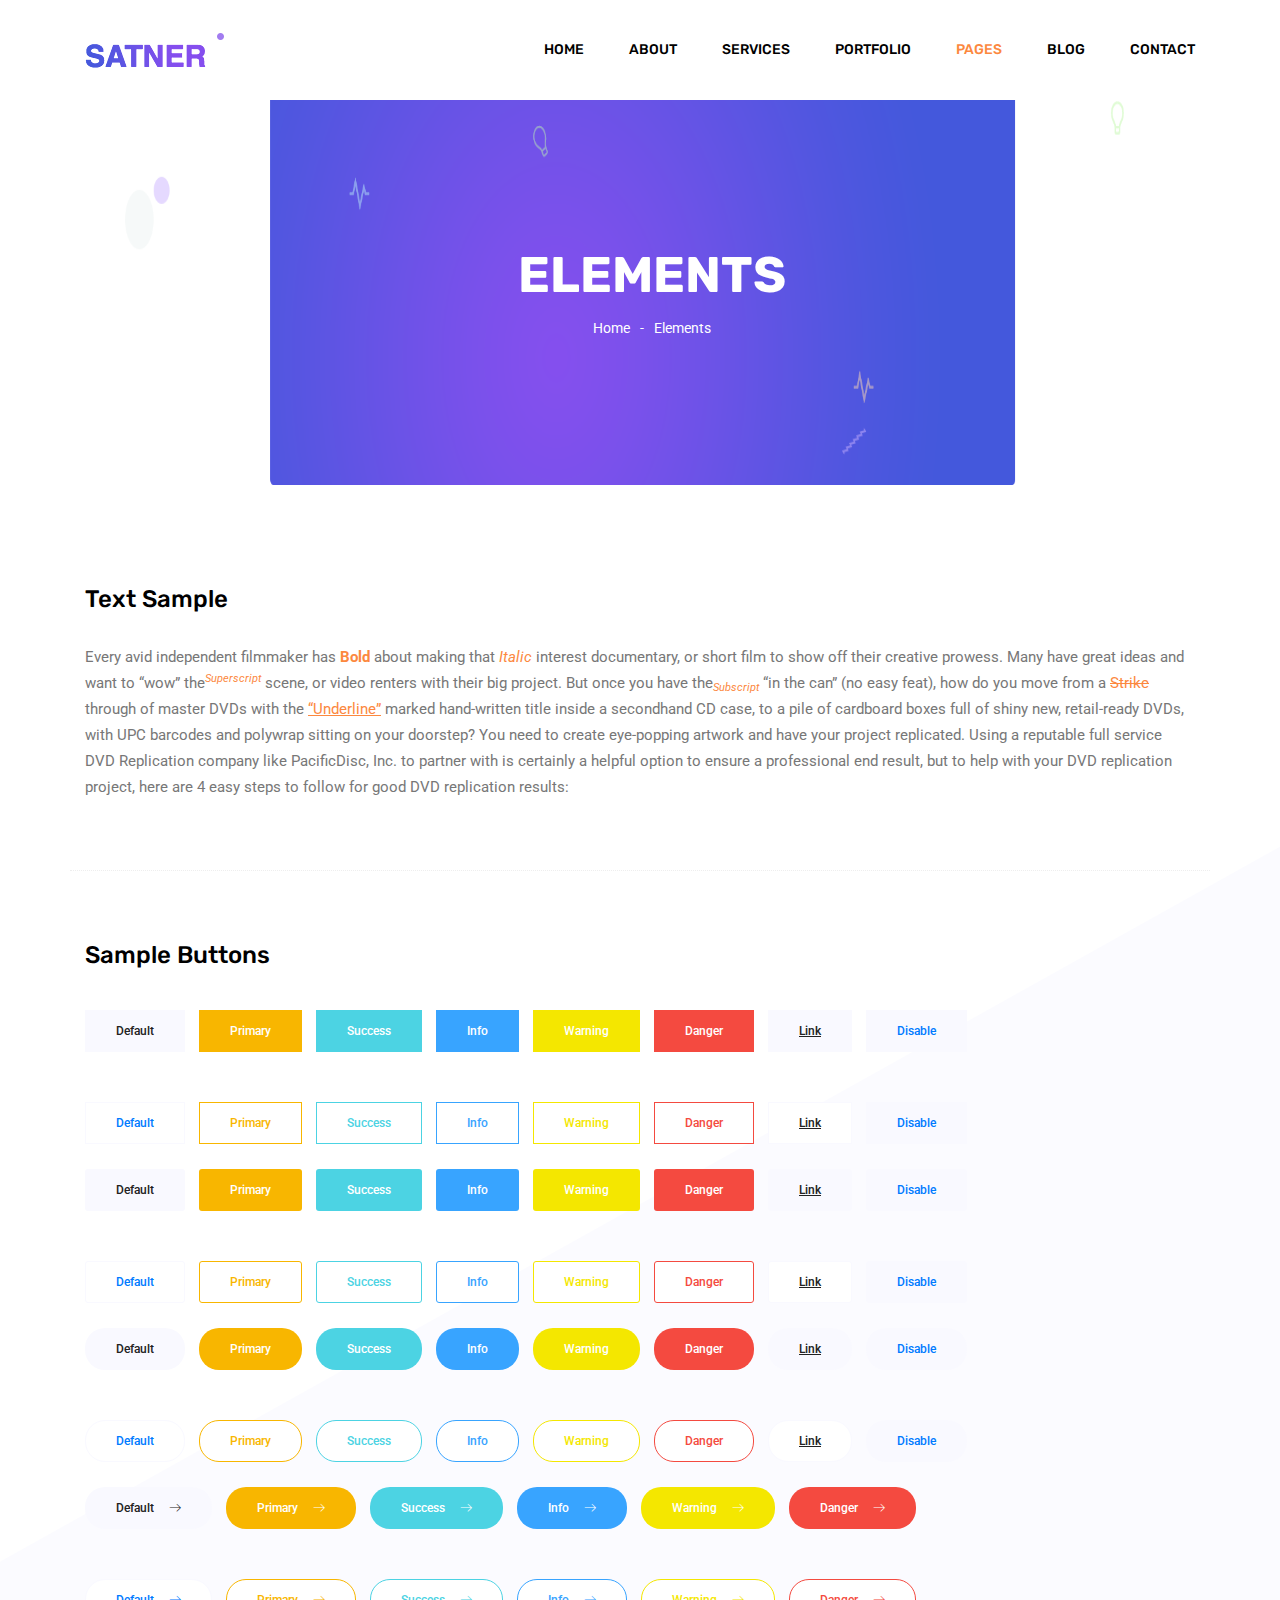
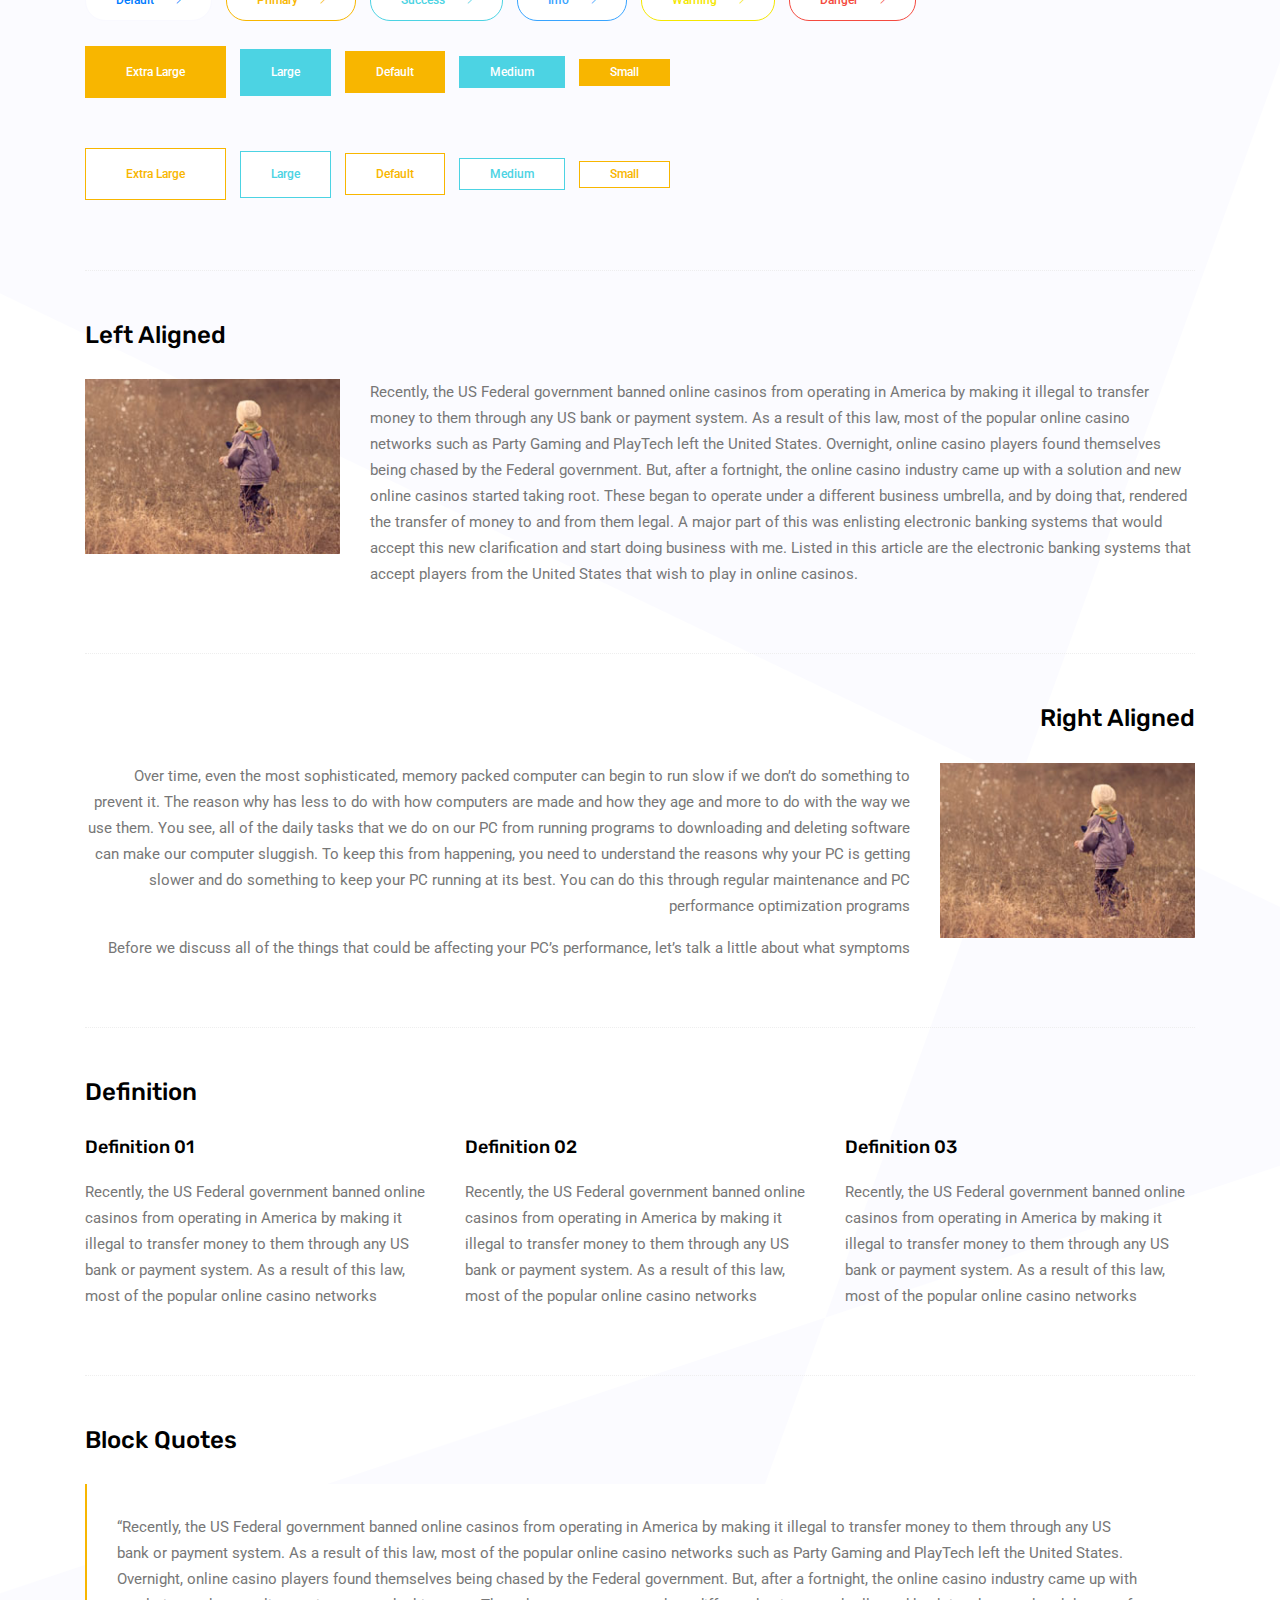
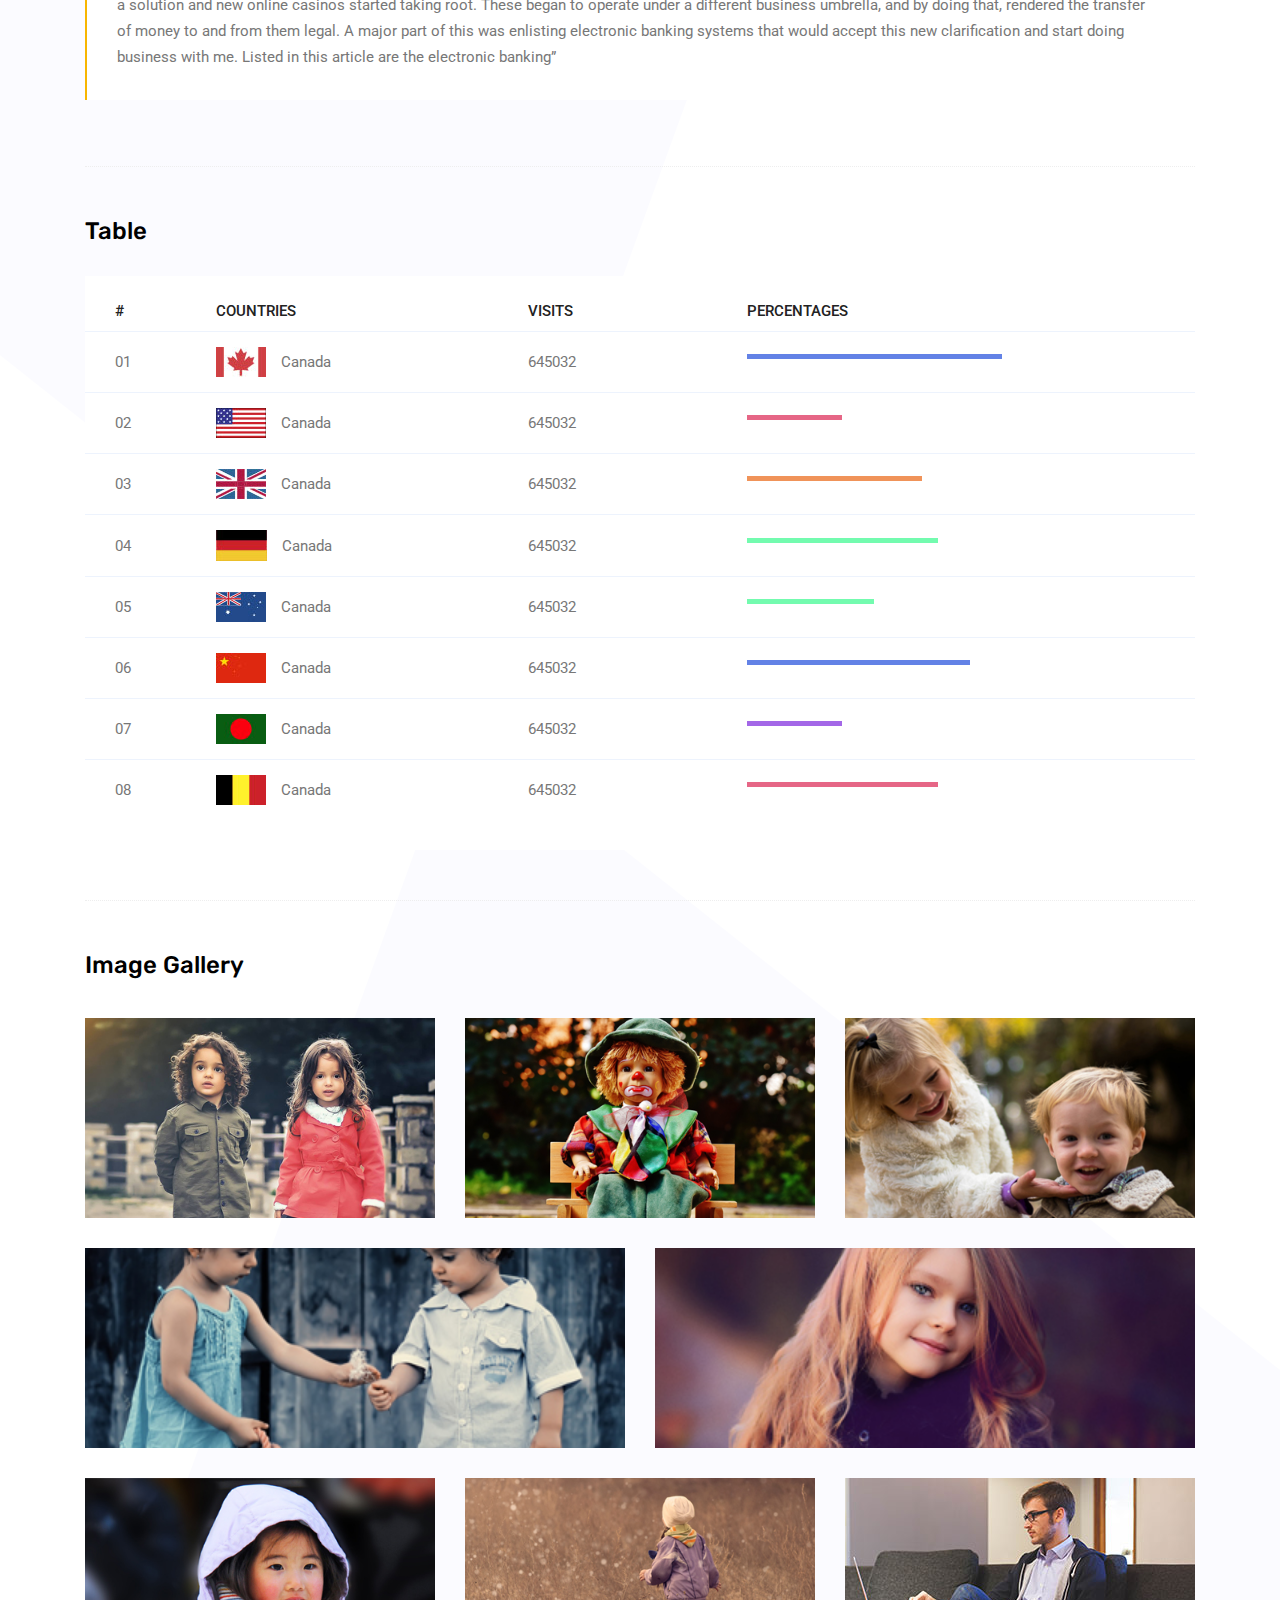
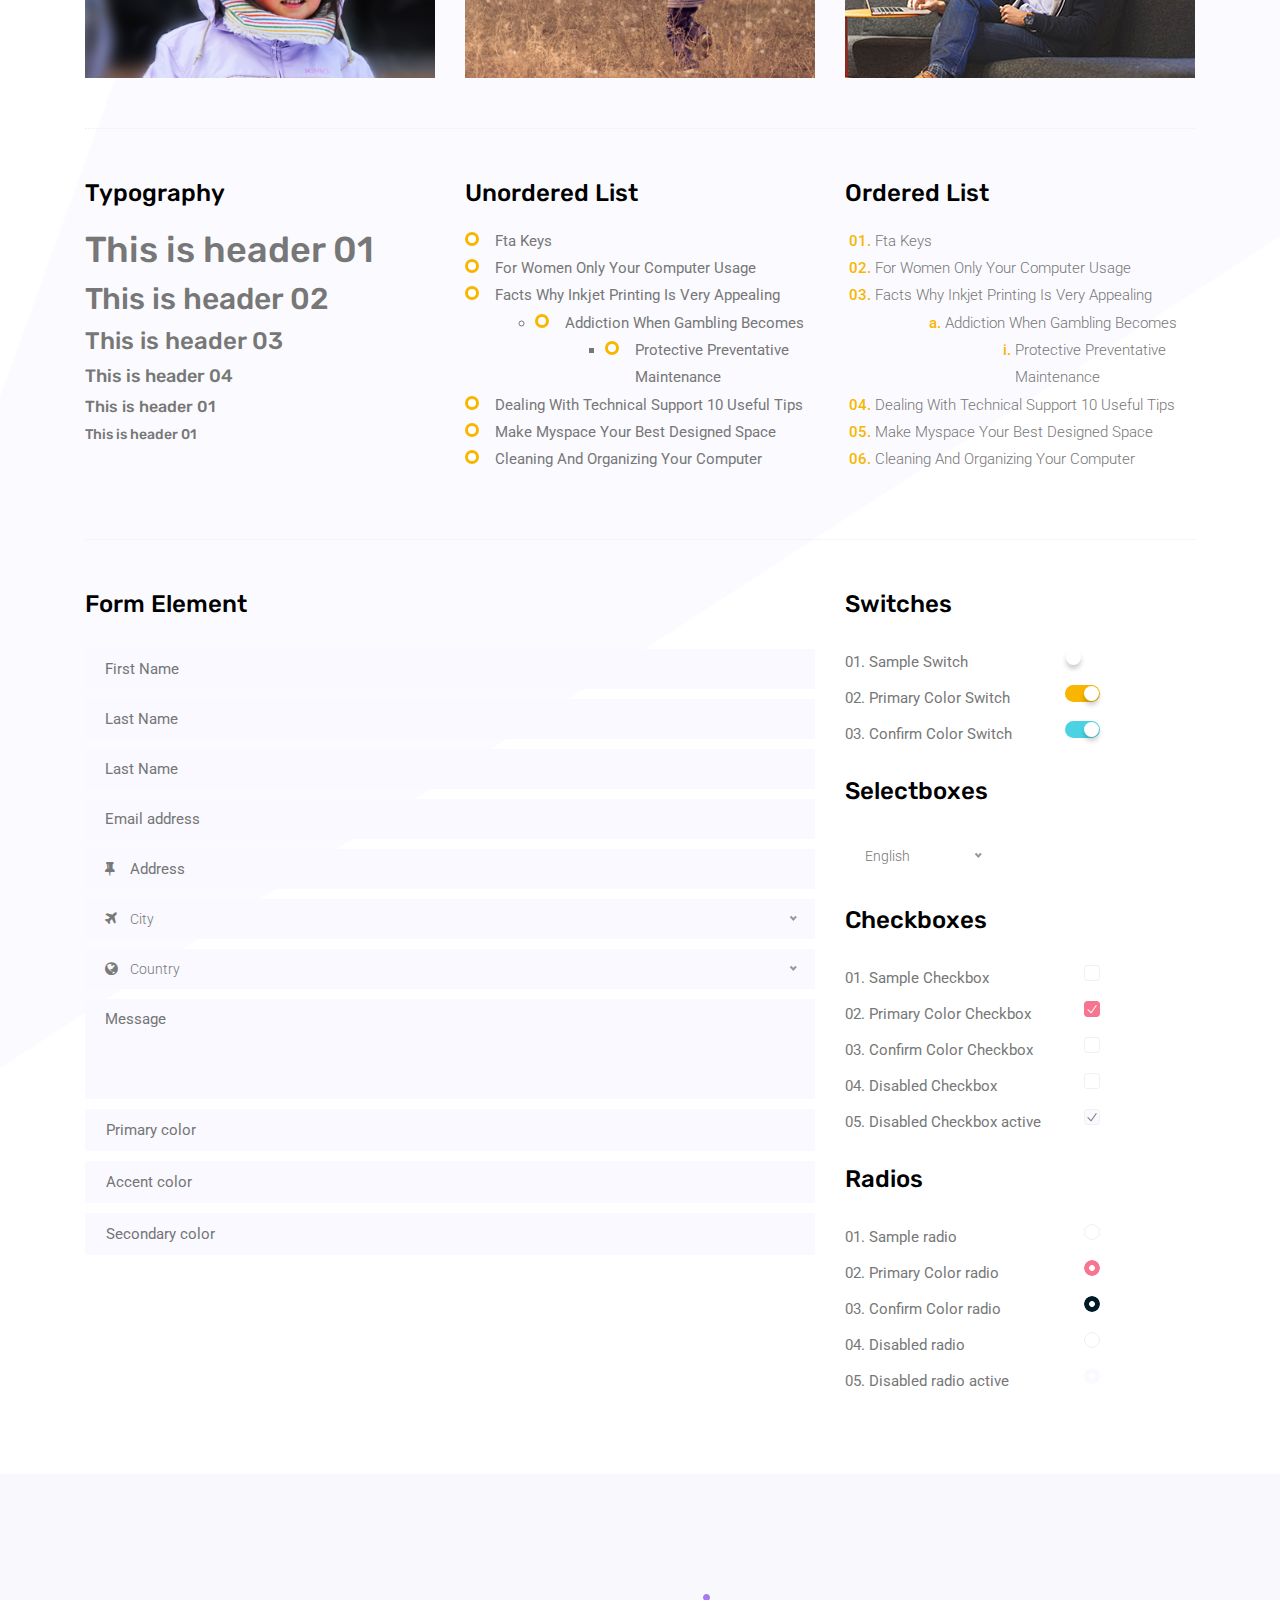
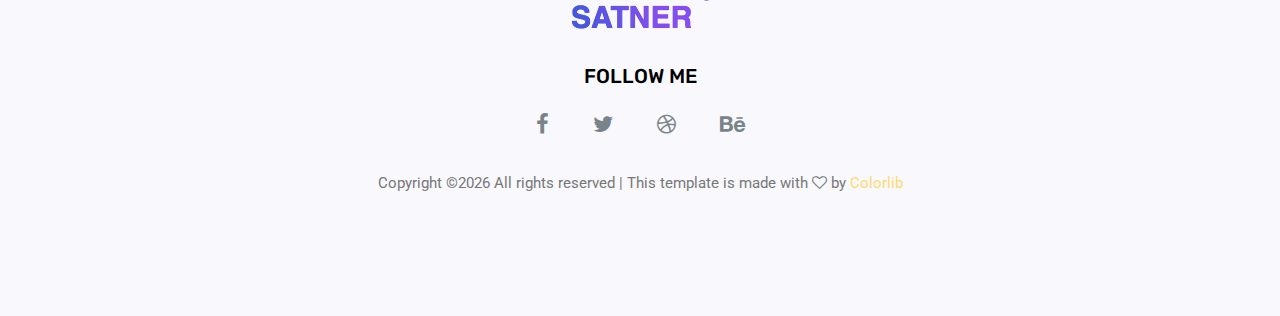
<file: elements.html>
<!doctype html>
<html lang="en">

<head>
	<!-- Required meta tags -->
	<meta charset="utf-8">
	<meta name="viewport" content="width=device-width, initial-scale=1, shrink-to-fit=no">
	<link rel="icon" href="img/favicon.png" type="image/png">
	<title>Elements</title>
	<!-- Bootstrap CSS -->
	<link rel="stylesheet" href="css/bootstrap.css">
	<link rel="stylesheet" href="vendors/linericon/style.css">
	<link rel="stylesheet" href="css/font-awesome.min.css">
	<link rel="stylesheet" href="vendors/owl-carousel/owl.carousel.min.css">
	<link rel="stylesheet" href="css/magnific-popup.css">
	<link rel="stylesheet" href="vendors/nice-select/css/nice-select.css">
	<!-- main css -->
	<link rel="stylesheet" href="css/style.css">
</head>

<body class="blog_version">

	<!--================ Start Header Area =================-->
	<header class="header_area">
		<div class="main_menu">
			<nav class="navbar navbar-expand-lg navbar-light">
				<div class="container">
					<!-- Brand and toggle get grouped for better mobile display -->
					<a class="navbar-brand logo_h" href="index.html"><img src="img/logo.png" alt=""></a>
					<button class="navbar-toggler" type="button" data-toggle="collapse" data-target="#navbarSupportedContent"
					 aria-controls="navbarSupportedContent" aria-expanded="false" aria-label="Toggle navigation">
						<span class="icon-bar"></span>
						<span class="icon-bar"></span>
						<span class="icon-bar"></span>
					</button>
					<!-- Collect the nav links, forms, and other content for toggling -->
					<div class="collapse navbar-collapse offset" id="navbarSupportedContent">
						<ul class="nav navbar-nav menu_nav justify-content-end">
							<li class="nav-item"><a class="nav-link" href="index.html">Home</a></li>
							<li class="nav-item"><a class="nav-link" href="about.html">About</a></li>
							<li class="nav-item"><a class="nav-link" href="services.html">Services</a></li>
							<li class="nav-item"><a class="nav-link" href="portfolio.html">Portfolio</a></li>
							<li class="nav-item submenu dropdown active">
								<a href="#" class="nav-link dropdown-toggle" data-toggle="dropdown" role="button" aria-haspopup="true"
								 aria-expanded="false">Pages</a>
								<ul class="dropdown-menu">
                                    <li class="nav-item"><a class="nav-link" href="elements.html">Elements</a></li>
                                    <li class="nav-item"><a class="nav-link" href="portfolio-details.html">Portfolio Details</a></li>
								</ul>
							</li>
							<li class="nav-item submenu dropdown">
								<a href="#" class="nav-link dropdown-toggle" data-toggle="dropdown" role="button" aria-haspopup="true"
								 aria-expanded="false">Blog</a>
								<ul class="dropdown-menu">
									<li class="nav-item"><a class="nav-link" href="blog.html">Blog</a></li>
									<li class="nav-item"><a class="nav-link" href="single-blog.html">Blog Details</a></li>
								</ul>
							</li>
							<li class="nav-item"><a class="nav-link" href="contact.html">Contact</a></li>
						</ul>
					</div>
				</div>
			</nav>
		</div>
	</header>
	<!--================ End Header Area =================-->

    <!--================ Start Banner Area =================-->
    <section class="banner_area">
        <div class="banner_inner d-flex align-items-center">
            <div class="container">
                <div class="banner_content text-center">
                    <h2>Elements</h2>
                    <div class="page_link">
                        <a href="index.html">Home</a>
                        <a href="elements.html">Elements</a>
                    </div>
                </div>
            </div>
        </div>
    </section>
    <!--================ End Banner Area =================-->
        
	<!-- Start Sample Area -->
	<section class="sample-text-area">
		<div class="container">
			<h3 class="text-heading title_color">Text Sample</h3>
			<p class="sample-text">
				Every avid independent filmmaker has <b>Bold</b> about making that <i>Italic</i> interest documentary, or short film to show off their creative prowess. Many have great ideas and want to “wow” the<sup>Superscript</sup> scene, or video renters with their big project.  But once you have the<sub>Subscript</sub> “in the can” (no easy feat), how do you move from a <del>Strike</del> through of master DVDs with the <u>“Underline”</u> marked hand-written title inside a secondhand CD case, to a pile of cardboard boxes full of shiny new, retail-ready DVDs, with UPC barcodes and polywrap sitting on your doorstep?  You need to create eye-popping artwork and have your project replicated. Using a reputable full service DVD Replication company like PacificDisc, Inc. to partner with is certainly a helpful option to ensure a professional end result, but to help with your DVD replication project, here are 4 easy steps to follow for good DVD replication results: 

			</p>
		</div>
	</section>
	<!-- End Sample Area -->

	<!-- Start Button -->
	<section class="button-area">
		<div class="container border-top-generic">
			<h3 class="text-heading title_color">Sample Buttons</h3>
			<div class="button-group-area">
				<a href="#" class="genric-btn default">Default</a>
				<a href="#" class="genric-btn primary">Primary</a>
				<a href="#" class="genric-btn success">Success</a>
				<a href="#" class="genric-btn info">Info</a>
				<a href="#" class="genric-btn warning">Warning</a>
				<a href="#" class="genric-btn danger">Danger</a>
				<a href="#" class="genric-btn link">Link</a>
				<a href="#" class="genric-btn disable">Disable</a>
			</div>
			<div class="button-group-area mt-10">
				<a href="#" class="genric-btn default-border">Default</a>
				<a href="#" class="genric-btn primary-border">Primary</a>
				<a href="#" class="genric-btn success-border">Success</a>
				<a href="#" class="genric-btn info-border">Info</a>
				<a href="#" class="genric-btn warning-border">Warning</a>
				<a href="#" class="genric-btn danger-border">Danger</a>
				<a href="#" class="genric-btn link-border">Link</a>
				<a href="#" class="genric-btn disable">Disable</a>
			</div>
			<div class="button-group-area mt-40">
				<a href="#" class="genric-btn default radius">Default</a>
				<a href="#" class="genric-btn primary radius">Primary</a>
				<a href="#" class="genric-btn success radius">Success</a>
				<a href="#" class="genric-btn info radius">Info</a>
				<a href="#" class="genric-btn warning radius">Warning</a>
				<a href="#" class="genric-btn danger radius">Danger</a>
				<a href="#" class="genric-btn link radius">Link</a>
				<a href="#" class="genric-btn disable radius">Disable</a>
			</div>
			<div class="button-group-area mt-10">
				<a href="#" class="genric-btn default-border radius">Default</a>
				<a href="#" class="genric-btn primary-border radius">Primary</a>
				<a href="#" class="genric-btn success-border radius">Success</a>
				<a href="#" class="genric-btn info-border radius">Info</a>
				<a href="#" class="genric-btn warning-border radius">Warning</a>
				<a href="#" class="genric-btn danger-border radius">Danger</a>
				<a href="#" class="genric-btn link-border radius">Link</a>
				<a href="#" class="genric-btn disable radius">Disable</a>
			</div>
			<div class="button-group-area mt-40">
				<a href="#" class="genric-btn default circle">Default</a>
				<a href="#" class="genric-btn primary circle">Primary</a>
				<a href="#" class="genric-btn success circle">Success</a>
				<a href="#" class="genric-btn info circle">Info</a>
				<a href="#" class="genric-btn warning circle">Warning</a>
				<a href="#" class="genric-btn danger circle">Danger</a>
				<a href="#" class="genric-btn link circle">Link</a>
				<a href="#" class="genric-btn disable circle">Disable</a>
			</div>
			<div class="button-group-area mt-10">
				<a href="#" class="genric-btn default-border circle">Default</a>
				<a href="#" class="genric-btn primary-border circle">Primary</a>
				<a href="#" class="genric-btn success-border circle">Success</a>
				<a href="#" class="genric-btn info-border circle">Info</a>
				<a href="#" class="genric-btn warning-border circle">Warning</a>
				<a href="#" class="genric-btn danger-border circle">Danger</a>
				<a href="#" class="genric-btn link-border circle">Link</a>
				<a href="#" class="genric-btn disable circle">Disable</a>
			</div>
			<div class="button-group-area mt-40">
				<a href="#" class="genric-btn default circle arrow">Default<span class="lnr lnr-arrow-right"></span></a>
				<a href="#" class="genric-btn primary circle arrow">Primary<span class="lnr lnr-arrow-right"></span></a>
				<a href="#" class="genric-btn success circle arrow">Success<span class="lnr lnr-arrow-right"></span></a>
				<a href="#" class="genric-btn info circle arrow">Info<span class="lnr lnr-arrow-right"></span></a>
				<a href="#" class="genric-btn warning circle arrow">Warning<span class="lnr lnr-arrow-right"></span></a>
				<a href="#" class="genric-btn danger circle arrow">Danger<span class="lnr lnr-arrow-right"></span></a>
			</div>
			<div class="button-group-area mt-10">
				<a href="#" class="genric-btn default-border circle arrow">Default<span class="lnr lnr-arrow-right"></span></a>
				<a href="#" class="genric-btn primary-border circle arrow">Primary<span class="lnr lnr-arrow-right"></span></a>
				<a href="#" class="genric-btn success-border circle arrow">Success<span class="lnr lnr-arrow-right"></span></a>
				<a href="#" class="genric-btn info-border circle arrow">Info<span class="lnr lnr-arrow-right"></span></a>
				<a href="#" class="genric-btn warning-border circle arrow">Warning<span class="lnr lnr-arrow-right"></span></a>
				<a href="#" class="genric-btn danger-border circle arrow">Danger<span class="lnr lnr-arrow-right"></span></a>
			</div>
			<div class="button-group-area mt-40">
				<a href="#" class="genric-btn primary e-large">Extra Large</a>
				<a href="#" class="genric-btn success large">Large</a>
				<a href="#" class="genric-btn primary">Default</a>
				<a href="#" class="genric-btn success medium">Medium</a>
				<a href="#" class="genric-btn primary small">Small</a>
			</div>
			<div class="button-group-area mt-10">
				<a href="#" class="genric-btn primary-border e-large">Extra Large</a>
				<a href="#" class="genric-btn success-border large">Large</a>
				<a href="#" class="genric-btn primary-border">Default</a>
				<a href="#" class="genric-btn success-border medium">Medium</a>
				<a href="#" class="genric-btn primary-border small">Small</a>
			</div>
		</div>
	</section>
	<!-- End Button -->
	
	<!-- Start Align Area -->
	<div class="whole-wrap">
		<div class="container">
			<div class="section-top-border">
				<h3 class="mb-30 title_color">Left Aligned</h3>
				<div class="row">
					<div class="col-md-3">
						<img src="img/elements/d.jpg" alt="" class="img-fluid">
					</div>
					<div class="col-md-9 mt-sm-20 left-align-p">
						<p>Recently, the US Federal government banned online casinos from operating in America by making it illegal to transfer money to them through any US bank or payment system. As a result of this law, most of the popular online casino networks such as Party Gaming and PlayTech left the United States. Overnight, online casino players found themselves being chased by the Federal government. But, after a fortnight, the online casino industry came up with a solution and new online casinos started taking root. These began to operate under a different business umbrella, and by doing that, rendered the transfer of money to and from them legal. A major part of this was enlisting electronic banking systems that would accept this new clarification and start doing business with me. Listed in this article are the electronic banking systems that accept players from the United States that wish to play in online casinos.</p>
					</div>
				</div>
			</div>
			<div class="section-top-border text-right">
				<h3 class="mb-30 title_color">Right Aligned</h3>
				<div class="row">
					<div class="col-md-9">
						<p class="text-right">Over time, even the most sophisticated, memory packed computer can begin to run slow if we don’t do something to prevent it. The reason why has less to do with how computers are made and how they age and more to do with the way we use them. You see, all of the daily tasks that we do on our PC from running programs to downloading and deleting software can make our computer sluggish. To keep this from happening, you need to understand the reasons why your PC is getting slower and do something to keep your PC running at its best. You can do this through regular maintenance and PC performance optimization programs</p>
						<p class="text-right">Before we discuss all of the things that could be affecting your PC’s performance, let’s talk a little about what symptoms</p>
					</div>
					<div class="col-md-3">
						<img src="img/elements/d.jpg" alt="" class="img-fluid">
					</div>
				</div>
			</div>
			<div class="section-top-border">
				<h3 class="mb-30 title_color">Definition</h3>
				<div class="row">
					<div class="col-md-4">
						<div class="single-defination">
							<h4 class="mb-20">Definition 01</h4>
							<p>Recently, the US Federal government banned online casinos from operating in America by making it illegal to transfer money to them through any US bank or payment system. As a result of this law, most of the popular online casino networks</p>
						</div>
					</div>
					<div class="col-md-4">
						<div class="single-defination">
							<h4 class="mb-20">Definition 02</h4>
							<p>Recently, the US Federal government banned online casinos from operating in America by making it illegal to transfer money to them through any US bank or payment system. As a result of this law, most of the popular online casino networks</p>
						</div>
					</div>
					<div class="col-md-4">
						<div class="single-defination">
							<h4 class="mb-20">Definition 03</h4>
							<p>Recently, the US Federal government banned online casinos from operating in America by making it illegal to transfer money to them through any US bank or payment system. As a result of this law, most of the popular online casino networks</p>
						</div>
					</div>
				</div>
			</div>
			<div class="section-top-border">
				<h3 class="mb-30 title_color">Block Quotes</h3>
				<div class="row">
					<div class="col-lg-12">
						<blockquote class="generic-blockquote">
							“Recently, the US Federal government banned online casinos from operating in America by making it illegal to transfer money to them through any US bank or payment system. As a result of this law, most of the popular online casino networks such as Party Gaming and PlayTech left the United States. Overnight, online casino players found themselves being chased by the Federal government. But, after a fortnight, the online casino industry came up with a solution and new online casinos started taking root. These began to operate under a different business umbrella, and by doing that, rendered the transfer of money to and from them legal. A major part of this was enlisting electronic banking systems that would accept this new clarification and start doing business with me. Listed in this article are the electronic banking” 
						</blockquote>
					</div>
				</div>
			</div>
			<div class="section-top-border">
				<h3 class="mb-30 title_color">Table</h3>
				<div class="progress-table-wrap">
					<div class="progress-table">
						<div class="table-head">
							<div class="serial">#</div>
							<div class="country">Countries</div>
							<div class="visit">Visits</div>
							<div class="percentage">Percentages</div>
						</div>
						<div class="table-row">
							<div class="serial">01</div>
							<div class="country"> <img src="img/elements/f1.jpg" alt="flag">Canada</div>
							<div class="visit">645032</div>
							<div class="percentage">
								<div class="progress">
									<div class="progress-bar color-1" role="progressbar" style="width: 80%" aria-valuenow="80" aria-valuemin="0" aria-valuemax="100"></div>
								</div>
							</div>
						</div>
						<div class="table-row">
							<div class="serial">02</div>
							<div class="country"> <img src="img/elements/f2.jpg" alt="flag">Canada</div>
							<div class="visit">645032</div>
							<div class="percentage">
								<div class="progress">
									<div class="progress-bar color-2" role="progressbar" style="width: 30%" aria-valuenow="30" aria-valuemin="0" aria-valuemax="100"></div>
								</div>
							</div>
						</div>
						<div class="table-row">
							<div class="serial">03</div>
							<div class="country"> <img src="img/elements/f3.jpg" alt="flag">Canada</div>
							<div class="visit">645032</div>
							<div class="percentage">
								<div class="progress">
									<div class="progress-bar color-3" role="progressbar" style="width: 55%" aria-valuenow="55" aria-valuemin="0" aria-valuemax="100"></div>
								</div>
							</div>
						</div>
						<div class="table-row">
							<div class="serial">04</div>
							<div class="country"> <img src="img/elements/f4.jpg" alt="flag">Canada</div>
							<div class="visit">645032</div>
							<div class="percentage">
								<div class="progress">
									<div class="progress-bar color-4" role="progressbar" style="width: 60%" aria-valuenow="60" aria-valuemin="0" aria-valuemax="100"></div>
								</div>
							</div>
						</div>
						<div class="table-row">
							<div class="serial">05</div>
							<div class="country"> <img src="img/elements/f5.jpg" alt="flag">Canada</div>
							<div class="visit">645032</div>
							<div class="percentage">
								<div class="progress">
									<div class="progress-bar color-5" role="progressbar" style="width: 40%" aria-valuenow="40" aria-valuemin="0" aria-valuemax="100"></div>
								</div>
							</div>
						</div>
						<div class="table-row">
							<div class="serial">06</div>
							<div class="country"> <img src="img/elements/f6.jpg" alt="flag">Canada</div>
							<div class="visit">645032</div>
							<div class="percentage">
								<div class="progress">
									<div class="progress-bar color-6" role="progressbar" style="width: 70%" aria-valuenow="70" aria-valuemin="0" aria-valuemax="100"></div>
								</div>
							</div>
						</div>
						<div class="table-row">
							<div class="serial">07</div>
							<div class="country"> <img src="img/elements/f7.jpg" alt="flag">Canada</div>
							<div class="visit">645032</div>
							<div class="percentage">
								<div class="progress">
									<div class="progress-bar color-7" role="progressbar" style="width: 30%" aria-valuenow="30" aria-valuemin="0" aria-valuemax="100"></div>
								</div>
							</div>
						</div>
						<div class="table-row">
							<div class="serial">08</div>
							<div class="country"> <img src="img/elements/f8.jpg" alt="flag">Canada</div>
							<div class="visit">645032</div>
							<div class="percentage">
								<div class="progress">
									<div class="progress-bar color-8" role="progressbar" style="width: 60%" aria-valuenow="60" aria-valuemin="0" aria-valuemax="100"></div>
								</div>
							</div>
						</div>
					</div>
				</div>
			</div>
			<div class="section-top-border">
				<h3 class="title_color">Image Gallery</h3>
				<div class="row gallery-item">
					<div class="col-md-4">
						<a href="img/elements/g1.jpg" class="img-gal"><div class="single-gallery-image" style="background: url(img/elements/g1.jpg);"></div></a>
					</div>
					<div class="col-md-4">
						<a href="img/elements/g2.jpg" class="img-gal"><div class="single-gallery-image" style="background: url(img/elements/g2.jpg);"></div></a>
					</div>
					<div class="col-md-4">
						<a href="img/elements/g3.jpg" class="img-gal"><div class="single-gallery-image" style="background: url(img/elements/g3.jpg);"></div></a>
					</div>
					<div class="col-md-6">
						<a href="img/elements/g4.jpg" class="img-gal"><div class="single-gallery-image" style="background: url(img/elements/g4.jpg);"></div></a>
					</div>
					<div class="col-md-6">
						<a href="img/elements/g5.jpg" class="img-gal"><div class="single-gallery-image" style="background: url(img/elements/g5.jpg);"></div></a>
					</div>
					<div class="col-md-4">
						<a href="img/elements/g6.jpg" class="img-gal"><div class="single-gallery-image" style="background: url(img/elements/g6.jpg);"></div></a>
					</div>
					<div class="col-md-4">
						<a href="img/elements/g7.jpg" class="img-gal"><div class="single-gallery-image" style="background: url(img/elements/g7.jpg);"></div></a>
					</div>
					<div class="col-md-4">
						<a href="img/elements/g8.jpg" class="img-gal"><div class="single-gallery-image" style="background: url(img/elements/g8.jpg);"></div></a>
					</div>
				</div>
			</div>
			<div class="section-top-border">
				<div class="row">
					<div class="col-lg-4 col-sm-6 typo-sec">
						<h3 class="mb-20 title_color">Typography</h3>
						<div class="typography">
							<h1 class="typo-list">This is header 01</h1>
							<h2 class="typo-list">This is header 02</h2>
							<h3 class="typo-list">This is header 03</h3>
							<h4 class="typo-list">This is header 04</h4>
							<h5 class="typo-list">This is header 01</h5>
							<h6 class="typo-list">This is header 01</h6>
						</div>
					</div>
					<div class="col-lg-4 col-sm-6 mt-sm-30 typo-sec">
						<h3 class="mb-20 title_color">Unordered List</h3>
						<div class="">
							<ul class="unordered-list">
								<li>Fta Keys</li>
								<li>For Women Only Your Computer Usage</li>
								<li>Facts Why Inkjet Printing Is Very Appealing
									<ul>
										<li>Addiction When Gambling Becomes
											<ul>
												<li>Protective Preventative Maintenance</li>
											</ul>
										</li>
									</ul>
								</li>
								<li>Dealing With Technical Support 10 Useful Tips</li>
								<li>Make Myspace Your Best Designed Space</li>
								<li>Cleaning And Organizing Your Computer</li>
							</ul>
						</div>
					</div>
					<div class="col-lg-4 col-sm-6 mt-sm-30 typo-sec">
						<h3 class="mb-20 title_color">Ordered List</h3>
						<div class="">
							<ol class="ordered-list">
								<li><span>Fta Keys</span></li>
								<li><span>For Women Only Your Computer Usage</span></li>
								<li><span>Facts Why Inkjet Printing Is Very Appealing</span>
									<ol class="ordered-list-alpha">
										<li><span>Addiction When Gambling Becomes</span>
											<ol class="ordered-list-roman">
												<li><span>Protective Preventative Maintenance</span></li>
											</ol>
										</li>
									</ol>
								</li>
								<li><span>Dealing With Technical Support 10 Useful Tips</span></li>
								<li><span>Make Myspace Your Best Designed Space</span></li>
								<li><span>Cleaning And Organizing Your Computer</span></li>
							</ol>
						</div>
					</div>
				</div>
			</div>
			<div class="section-top-border">
				<div class="row">
					<div class="col-lg-8 col-md-8">
						<h3 class="mb-30 title_color">Form Element</h3>
						<form action="#">
							<div class="mt-10">
								<input type="text" name="first_name" placeholder="First Name" onfocus="this.placeholder = ''" onblur="this.placeholder = 'First Name'" required class="single-input">
							</div>
							<div class="mt-10">
								<input type="text" name="last_name" placeholder="Last Name" onfocus="this.placeholder = ''" onblur="this.placeholder = 'Last Name'" required class="single-input">
							</div>
							<div class="mt-10">
								<input type="text" name="last_name" placeholder="Last Name" onfocus="this.placeholder = ''" onblur="this.placeholder = 'Last Name'" required class="single-input">
							</div>
							<div class="mt-10">
								<input type="email" name="EMAIL" placeholder="Email address" onfocus="this.placeholder = ''" onblur="this.placeholder = 'Email address'" required class="single-input">
							</div>
							<div class="input-group-icon mt-10">
								<div class="icon"><i class="fa fa-thumb-tack" aria-hidden="true"></i></div>
								<input type="text" name="address" placeholder="Address" onfocus="this.placeholder = ''" onblur="this.placeholder = 'Address'" required class="single-input">
							</div>
							<div class="input-group-icon mt-10">
								<div class="icon"><i class="fa fa-plane" aria-hidden="true"></i></div>
								<div class="form-select" id="default-select">
									<select>
										<option value="1">City</option>
										<option value="1">Dhaka</option>
										<option value="1">Dilli</option>
										<option value="1">Newyork</option>
										<option value="1">Islamabad</option>
									</select>
								</div>
							</div>
							<div class="input-group-icon mt-10">
								<div class="icon"><i class="fa fa-globe" aria-hidden="true"></i></div>
								<div class="form-select" id="default-select2">
									<select>
										<option value="1">Country</option>
										<option value="1">Bangladesh</option>
										<option value="1">India</option>
										<option value="1">England</option>
										<option value="1">Srilanka</option>
									</select>
								</div>
							</div>
							
							<div class="mt-10">
								<textarea class="single-textarea" placeholder="Message" onfocus="this.placeholder = ''" onblur="this.placeholder = 'Message'" required></textarea>
							</div>
							<div class="mt-10">
								<input type="text" name="first_name" placeholder="Primary color" onfocus="this.placeholder = ''" onblur="this.placeholder = 'Primary color'" required class="single-input-primary">
							</div>
							<div class="mt-10">
								<input type="text" name="first_name" placeholder="Accent color" onfocus="this.placeholder = ''" onblur="this.placeholder = 'Accent color'" required class="single-input-accent">
							</div>
							<div class="mt-10">
								<input type="text" name="first_name" placeholder="Secondary color" onfocus="this.placeholder = ''" onblur="this.placeholder = 'Secondary color'" required class="single-input-secondary">
							</div>
						</form>
					</div>
					<div class="col-lg-3 col-md-4 mt-sm-30 element-wrap">
						<div class="single-element-widget">
							<h3 class="mb-30 title_color">Switches</h3>
							<div class="switch-wrap d-flex justify-content-between">
								<p>01. Sample Switch</p>
								<div class="primary-switch">
									<input type="checkbox" id="default-switch">
									<label for="default-switch"></label>
								</div>
							</div>
							<div class="switch-wrap d-flex justify-content-between">
								<p>02. Primary Color Switch</p>
								<div class="primary-switch">
									<input type="checkbox" id="primary-switch" checked>
									<label for="primary-switch"></label>
								</div>
							</div>
							<div class="switch-wrap d-flex justify-content-between">
								<p>03. Confirm Color Switch</p>
								<div class="confirm-switch">
									<input type="checkbox" id="confirm-switch" checked>
									<label for="confirm-switch"></label>
								</div>
							</div>
						</div>
						<div class="single-element-widget">
							<h3 class="mb-30 title_color">Selectboxes</h3>
							<div class="default-select" id="default-select">
								<select>
									<option value="1">English</option>
									<option value="1">Spanish</option>
									<option value="1">Arabic</option>
									<option value="1">Portuguise</option>
									<option value="1">Bengali</option>
								</select>
							</div>
						</div>
						<div class="single-element-widget">
							<h3 class="mb-30 title_color">Checkboxes</h3>
							<div class="switch-wrap d-flex justify-content-between">
								<p>01. Sample Checkbox</p>
								<div class="primary-checkbox">
									<input type="checkbox" id="default-checkbox">
									<label for="default-checkbox"></label>
								</div>
							</div>
							<div class="switch-wrap d-flex justify-content-between">
								<p>02. Primary Color Checkbox</p>
								<div class="primary-checkbox">
									<input type="checkbox" id="primary-checkbox" checked>
									<label for="primary-checkbox"></label>
								</div>
							</div>
							<div class="switch-wrap d-flex justify-content-between">
								<p>03. Confirm Color Checkbox</p>
								<div class="confirm-checkbox">
									<input type="checkbox" id="confirm-checkbox">
									<label for="confirm-checkbox"></label>
								</div>
							</div>
							<div class="switch-wrap d-flex justify-content-between">
								<p>04. Disabled Checkbox</p>
								<div class="disabled-checkbox">
									<input type="checkbox" id="disabled-checkbox" disabled>
									<label for="disabled-checkbox"></label>
								</div>
							</div>
							<div class="switch-wrap d-flex justify-content-between">
								<p>05. Disabled Checkbox active</p>
								<div class="disabled-checkbox">
									<input type="checkbox" id="disabled-checkbox-active" checked disabled>
									<label for="disabled-checkbox-active"></label>
								</div>
							</div>
						</div>
						<div class="single-element-widget">
							<h3 class="mb-30 title_color">Radios</h3>
							<div class="switch-wrap d-flex justify-content-between">
								<p>01. Sample radio</p>
								<div class="primary-radio">
									<input type="checkbox" id="default-radio">
									<label for="default-radio"></label>
								</div>
							</div>
							<div class="switch-wrap d-flex justify-content-between">
								<p>02. Primary Color radio</p>
								<div class="primary-radio">
									<input type="checkbox" id="primary-radio" checked>
									<label for="primary-radio"></label>
								</div>
							</div>
							<div class="switch-wrap d-flex justify-content-between">
								<p>03. Confirm Color radio</p>
								<div class="confirm-radio">
									<input type="checkbox" id="confirm-radio" checked>
									<label for="confirm-radio"></label>
								</div>
							</div>
							<div class="switch-wrap d-flex justify-content-between">
								<p>04. Disabled radio</p>
								<div class="disabled-radio">
									<input type="checkbox" id="disabled-radio" disabled>
									<label for="disabled-radio"></label>
								</div>
							</div>
							<div class="switch-wrap d-flex justify-content-between">
								<p>05. Disabled radio active</p>
								<div class="disabled-radio">
									<input type="checkbox" id="disabled-radio-active" checked disabled>
									<label for="disabled-radio-active"></label>
								</div>
							</div>
						</div>
					</div>
				</div>
			</div>
		</div>
	</div>
	<!-- End Align Area -->
        
    <!--================Footer Area =================-->
	<footer class="footer_area">
		<div class="container">
			<div class="row justify-content-center">
				<div class="col-lg-12">
					<div class="footer_top flex-column">
						<div class="footer_logo">
							<a href="#">
								<img src="img/logo.png" alt="">
							</a>
							<h4>Follow Me</h4>
						</div>
						<div class="footer_social">
							<a href="#"><i class="fa fa-facebook"></i></a>
							<a href="#"><i class="fa fa-twitter"></i></a>
							<a href="#"><i class="fa fa-dribbble"></i></a>
							<a href="#"><i class="fa fa-behance"></i></a>
						</div>
					</div>
				</div>
			</div>
			<div class="row footer_bottom justify-content-center">
				<p class="col-lg-8 col-sm-12 footer-text">
					<!-- Link back to Colorlib can't be removed. Template is licensed under CC BY 3.0. -->
Copyright &copy;<script>document.write(new Date().getFullYear());</script> All rights reserved | This template is made with <i class="fa fa-heart-o" aria-hidden="true"></i> by <a href="https://colorlib.com" target="_blank">Colorlib</a>
<!-- Link back to Colorlib can't be removed. Template is licensed under CC BY 3.0. --></p>
			</div>
		</div>
	</footer>
	<!--================End Footer Area =================-->
		   
		<!-- Optional JavaScript -->
		<!-- jQuery first, then Popper.js, then Bootstrap JS -->
		<script src="js/jquery-3.2.1.min.js"></script>
		<script src="js/popper.js"></script>
		<script src="js/bootstrap.min.js"></script>
		<script src="js/stellar.js"></script>
		<script src="vendors/lightbox/simpleLightbox.min.js"></script>
		<script src="vendors/nice-select/js/jquery.nice-select.min.js"></script>
		<script src="vendors/isotope/imagesloaded.pkgd.min.js"></script>
		<script src="vendors/isotope/isotope-min.js"></script>
		<script src="vendors/owl-carousel/owl.carousel.min.js"></script>
		<script src="js/jquery.ajaxchimp.min.js"></script>
		<script src="js/mail-script.js"></script>
		<script src="js/theme.js"></script>
	</body>
</html>
</file>
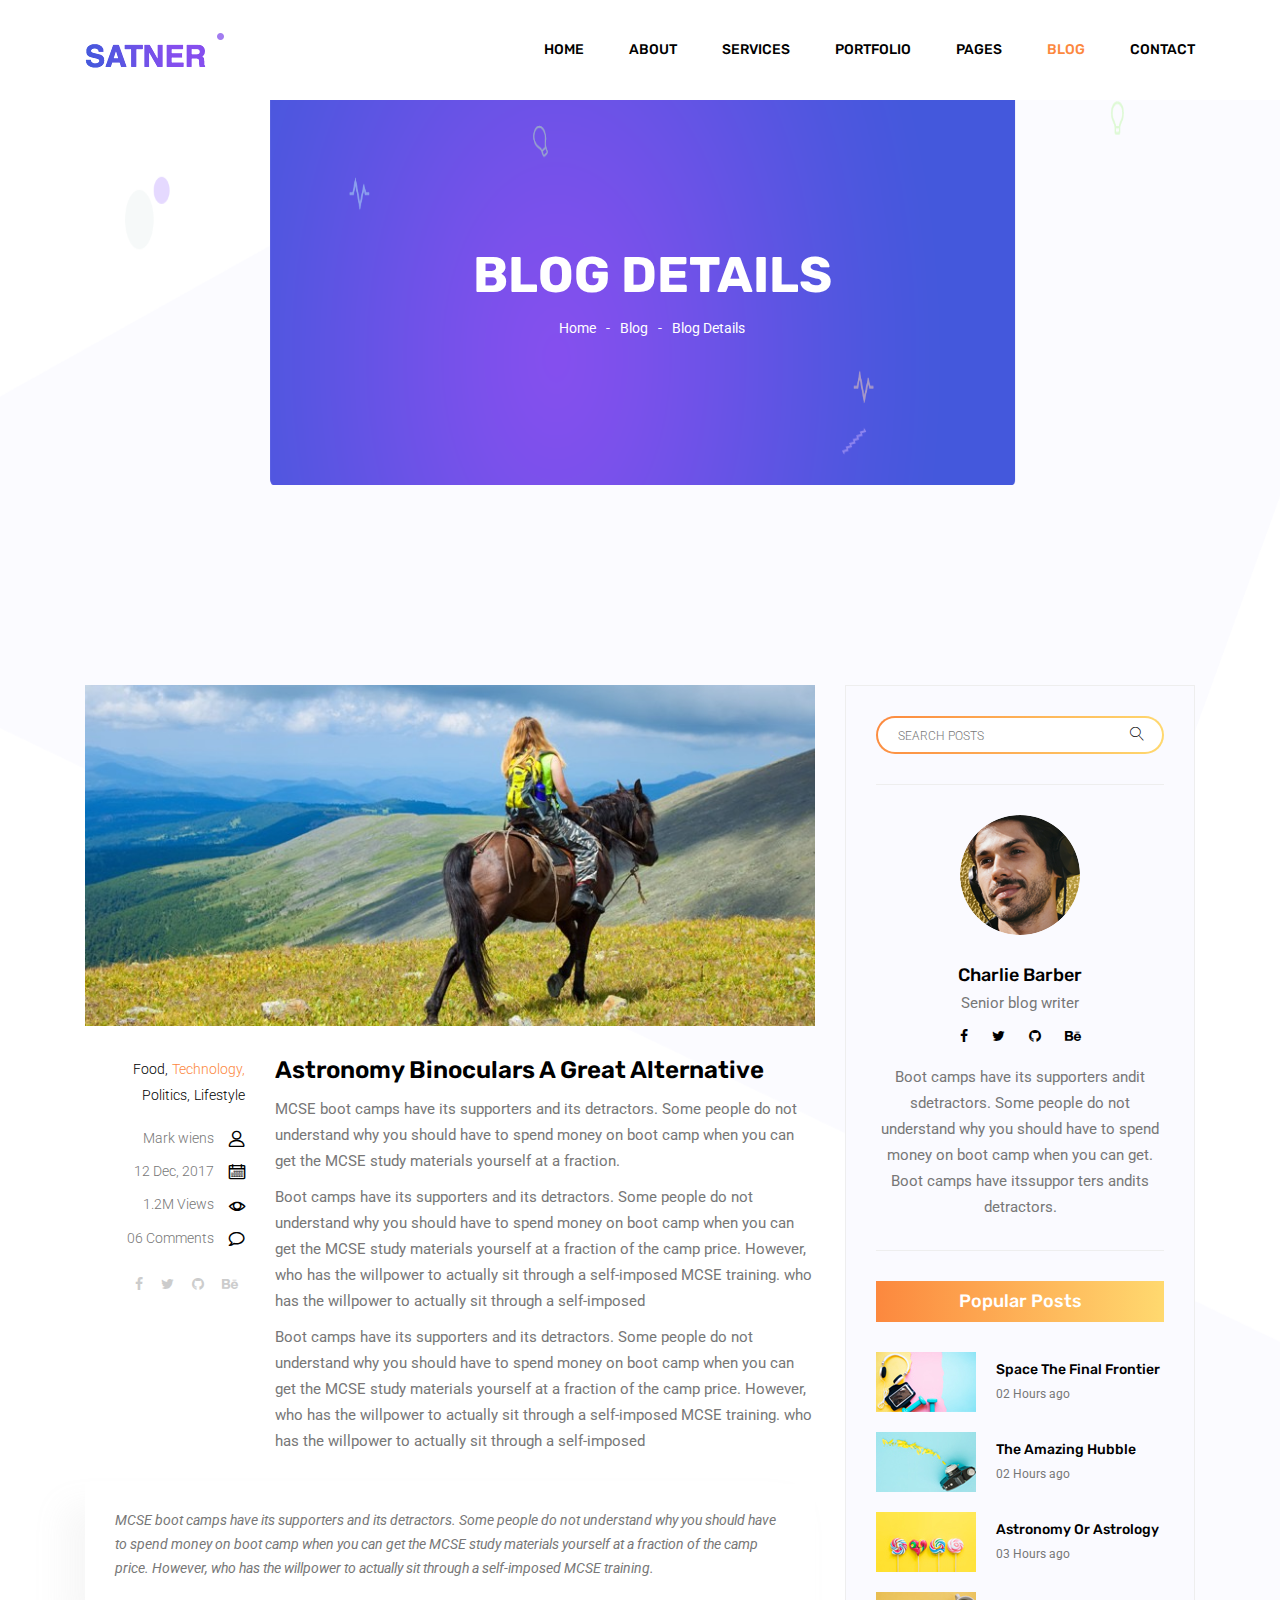
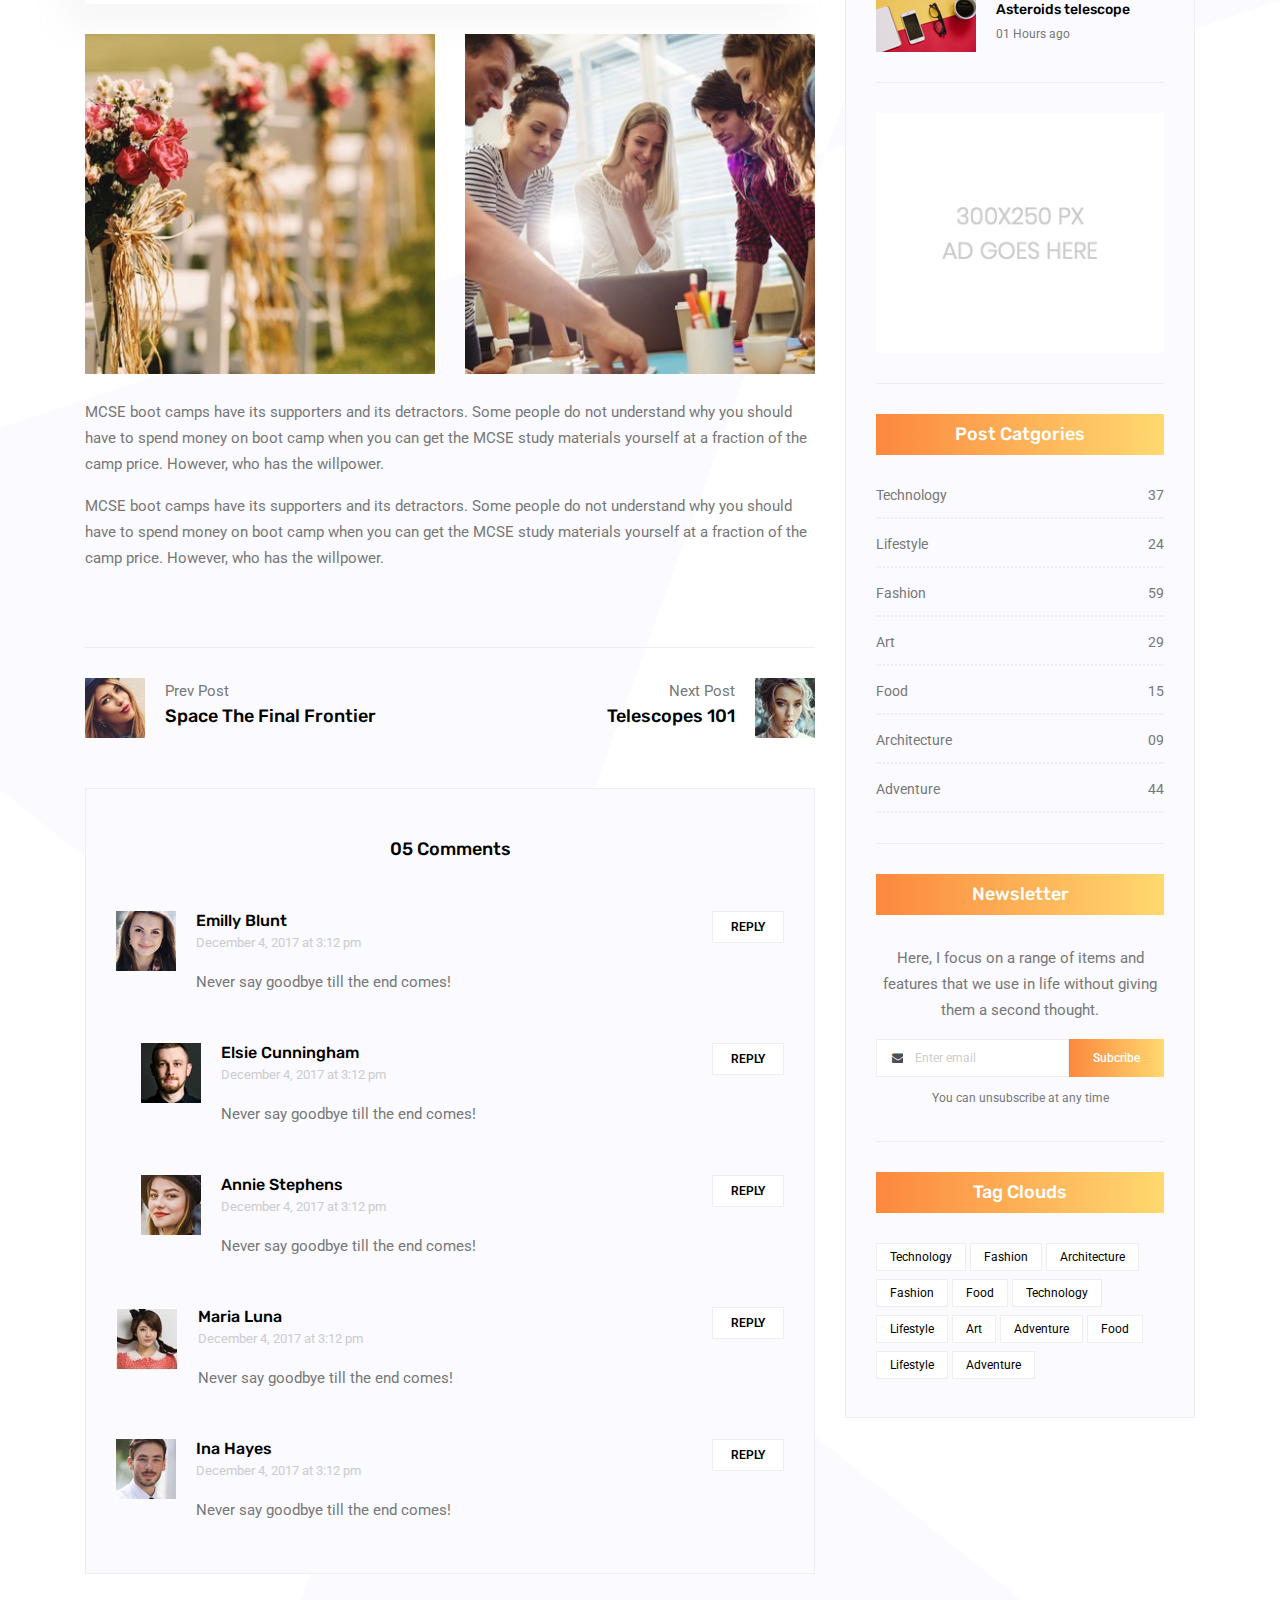
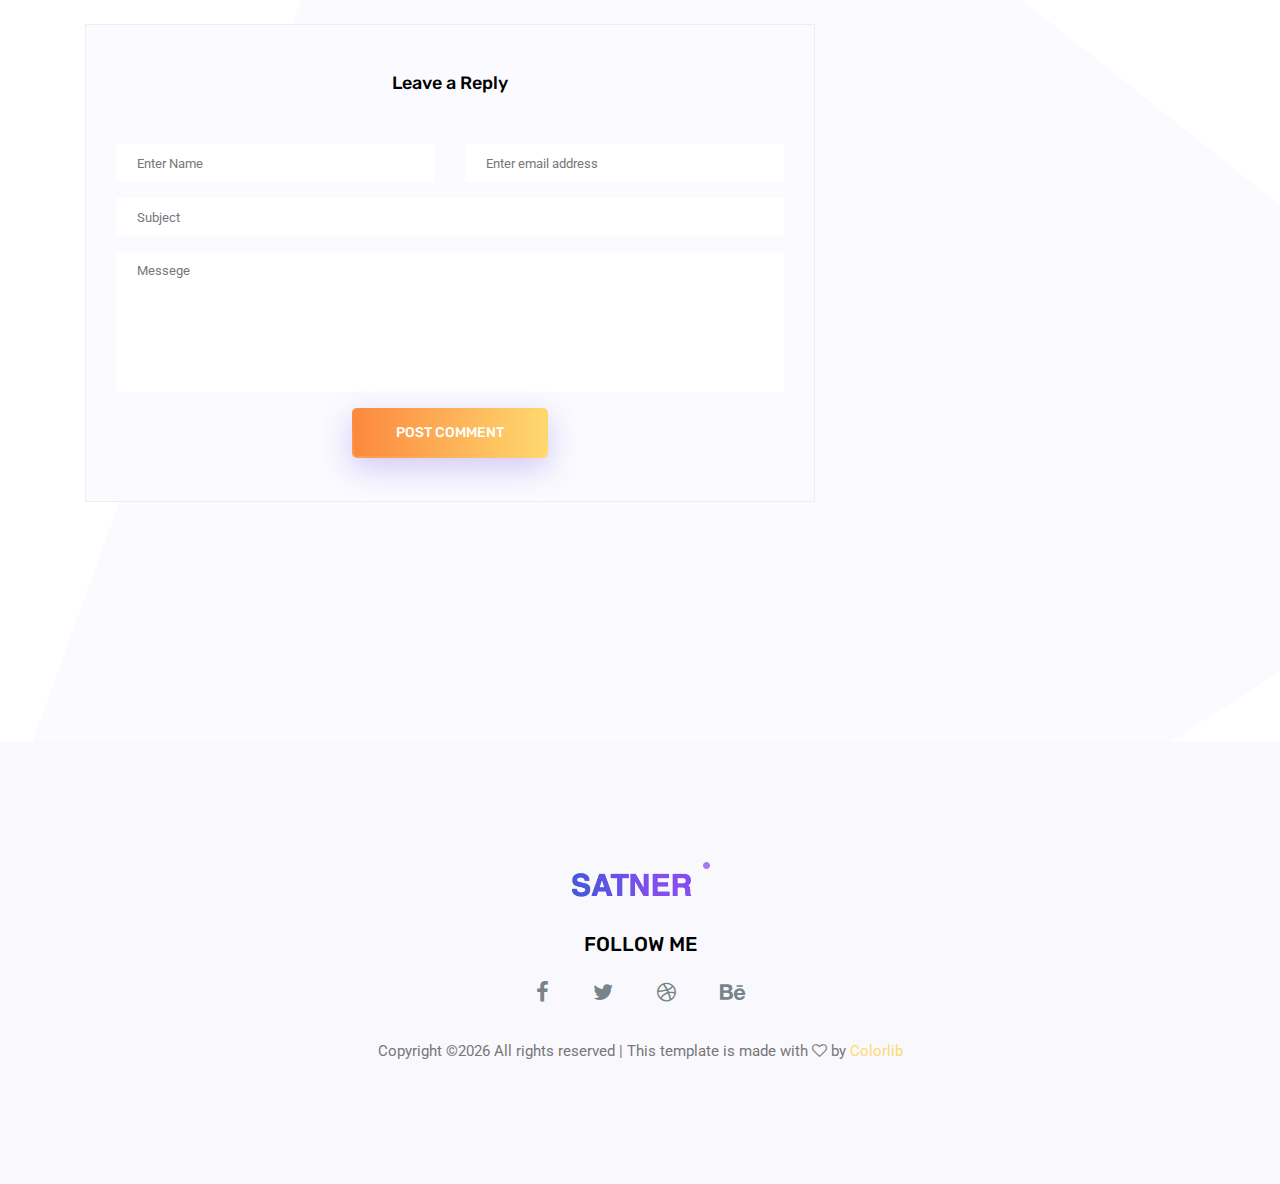
<file: single-blog.html>
<!doctype html>
<html lang="en">

<head>
	<!-- Required meta tags -->
	<meta charset="utf-8">
	<meta name="viewport" content="width=device-width, initial-scale=1, shrink-to-fit=no">
	<link rel="icon" href="img/favicon.png" type="image/png">
	<title>Blog Details</title>
	<!-- Bootstrap CSS -->
	<link rel="stylesheet" href="css/bootstrap.css">
	<link rel="stylesheet" href="vendors/linericon/style.css">
	<link rel="stylesheet" href="css/font-awesome.min.css">
	<link rel="stylesheet" href="vendors/owl-carousel/owl.carousel.min.css">
	<link rel="stylesheet" href="css/magnific-popup.css">
	<link rel="stylesheet" href="vendors/nice-select/css/nice-select.css">
	<!-- main css -->
	<link rel="stylesheet" href="css/style.css">
</head>

<body class="blog_version">

	<!--================ Start Header Area =================-->
	<header class="header_area">
		<div class="main_menu">
			<nav class="navbar navbar-expand-lg navbar-light">
				<div class="container">
					<!-- Brand and toggle get grouped for better mobile display -->
					<a class="navbar-brand logo_h" href="index.html"><img src="img/logo.png" alt=""></a>
					<button class="navbar-toggler" type="button" data-toggle="collapse" data-target="#navbarSupportedContent"
					 aria-controls="navbarSupportedContent" aria-expanded="false" aria-label="Toggle navigation">
						<span class="icon-bar"></span>
						<span class="icon-bar"></span>
						<span class="icon-bar"></span>
					</button>
					<!-- Collect the nav links, forms, and other content for toggling -->
					<div class="collapse navbar-collapse offset" id="navbarSupportedContent">
						<ul class="nav navbar-nav menu_nav justify-content-end">
							<li class="nav-item"><a class="nav-link" href="index.html">Home</a></li>
							<li class="nav-item"><a class="nav-link" href="about.html">About</a></li>
							<li class="nav-item"><a class="nav-link" href="services.html">Services</a></li>
							<li class="nav-item"><a class="nav-link" href="portfolio.html">Portfolio</a></li>
							<li class="nav-item submenu dropdown">
								<a href="#" class="nav-link dropdown-toggle" data-toggle="dropdown" role="button" aria-haspopup="true"
								 aria-expanded="false">Pages</a>
								<ul class="dropdown-menu">
                                    <li class="nav-item"><a class="nav-link" href="elements.html">Elements</a></li>
                                    <li class="nav-item"><a class="nav-link" href="portfolio-details.html">Portfolio Details</a></li>
								</ul>
							</li>
							<li class="nav-item submenu dropdown active">
								<a href="#" class="nav-link dropdown-toggle" data-toggle="dropdown" role="button" aria-haspopup="true"
								 aria-expanded="false">Blog</a>
								<ul class="dropdown-menu">
									<li class="nav-item"><a class="nav-link" href="blog.html">Blog</a></li>
									<li class="nav-item"><a class="nav-link" href="single-blog.html">Blog Details</a></li>
								</ul>
							</li>
							<li class="nav-item"><a class="nav-link" href="contact.html">Contact</a></li>
						</ul>
					</div>
				</div>
			</nav>
		</div>
	</header>
	<!--================ End Header Area =================-->

    <!--================ Start Banner Area =================-->
    <section class="banner_area">
        <div class="banner_inner d-flex align-items-center">
            <div class="container">
                <div class="banner_content text-center">
                    <h2>Blog Details</h2>
                    <div class="page_link">
                        <a href="index.html">Home</a>
                        <a href="blog.html">Blog</a>
                        <a href="single-blog.html">Blog Details</a>
                    </div>
                </div>
            </div>
        </div>
    </section>
    <!--================ End Banner Area =================-->
    
    <!--================Blog Area =================-->
    <section class="blog_area single-post-area section_gap">
        <div class="container">
            <div class="row">
                <div class="col-lg-8 posts-list">
                    <div class="single-post row">
                        <div class="col-lg-12">
                            <div class="feature-img">
                                <img class="img-fluid" src="img/blog/feature-img1.jpg" alt="">
                            </div>									
                        </div>
                        <div class="col-lg-3  col-md-3">
                            <div class="blog_info text-right">
                                <div class="post_tag">
                                    <a href="#">Food,</a>
                                    <a class="active" href="#">Technology,</a>
                                    <a href="#">Politics,</a>
                                    <a href="#">Lifestyle</a>
                                </div>
                                <ul class="blog_meta list">
                                    <li><a href="#">Mark wiens<i class="lnr lnr-user"></i></a></li>
                                    <li><a href="#">12 Dec, 2017<i class="lnr lnr-calendar-full"></i></a></li>
                                    <li><a href="#">1.2M Views<i class="lnr lnr-eye"></i></a></li>
                                    <li><a href="#">06 Comments<i class="lnr lnr-bubble"></i></a></li>
                                </ul>
                                <ul class="social-links">
                                    <li><a href="#"><i class="fa fa-facebook"></i></a></li>
                                    <li><a href="#"><i class="fa fa-twitter"></i></a></li>
                                    <li><a href="#"><i class="fa fa-github"></i></a></li>
                                    <li><a href="#"><i class="fa fa-behance"></i></a></li>
                                </ul>
                            </div>
                        </div>
                        <div class="col-lg-9 col-md-9 blog_details">
                            <h2>Astronomy Binoculars A Great Alternative</h2>
                            <p class="excert">
                                MCSE boot camps have its supporters and its detractors. Some people do not understand why you should have to spend money on boot camp when you can get the MCSE study materials yourself at a fraction.
                            </p>
                            <p>
                                Boot camps have its supporters and its detractors. Some people do not understand why you should have to spend money on boot camp when you can get the MCSE study materials yourself at a fraction of the camp price. However, who has the willpower to actually sit through a self-imposed MCSE training. who has the willpower to actually sit through a self-imposed
                            </p>
                            <p>
                                Boot camps have its supporters and its detractors. Some people do not understand why you should have to spend money on boot camp when you can get the MCSE study materials yourself at a fraction of the camp price. However, who has the willpower to actually sit through a self-imposed MCSE training. who has the willpower to actually sit through a self-imposed
                            </p>
                        </div>
                        <div class="col-lg-12">
                            <div class="quotes">
                                MCSE boot camps have its supporters and its detractors. Some people do not understand why you should have to spend money on boot camp when you can get the MCSE study materials yourself at a fraction of the camp price. However, who has the willpower to actually sit through a self-imposed MCSE training.										
                            </div>
                            <div class="row">
                                <div class="col-6">
                                    <img class="img-fluid" src="img/blog/post-img1.jpg" alt="">
                                </div>
                                <div class="col-6">
                                    <img class="img-fluid" src="img/blog/post-img2.jpg" alt="">
                                </div>	
                                <div class="col-lg-12 mt-25">
                                    <p>
                                        MCSE boot camps have its supporters and its detractors. Some people do not understand why you should have to spend money on boot camp when you can get the MCSE study materials yourself at a fraction of the camp price. However, who has the willpower.
                                    </p>
                                    <p>
                                        MCSE boot camps have its supporters and its detractors. Some people do not understand why you should have to spend money on boot camp when you can get the MCSE study materials yourself at a fraction of the camp price. However, who has the willpower.
                                    </p>											
                                </div>									
                            </div>
                        </div>
                    </div>
                    <div class="navigation-area">
                        <div class="row">
                            <div class="col-lg-6 col-md-6 col-12 nav-left flex-row d-flex justify-content-start align-items-center">
                                <div class="thumb">
                                    <a href="#"><img class="img-fluid" src="img/blog/prev.jpg" alt=""></a>
                                </div>
                                <div class="arrow">
                                    <a href="#"><span class="lnr text-white lnr-arrow-left"></span></a>
                                </div>
                                <div class="detials">
                                    <p>Prev Post</p>
                                    <a href="#"><h4>Space The Final Frontier</h4></a>
                                </div>
                            </div>
                            <div class="col-lg-6 col-md-6 col-12 nav-right flex-row d-flex justify-content-end align-items-center">
                                <div class="detials">
                                    <p>Next Post</p>
                                    <a href="#"><h4>Telescopes 101</h4></a>
                                </div>
                                <div class="arrow">
                                    <a href="#"><span class="lnr text-white lnr-arrow-right"></span></a>
                                </div>
                                <div class="thumb">
                                    <a href="#"><img class="img-fluid" src="img/blog/next.jpg" alt=""></a>
                                </div>										
                            </div>									
                        </div>
                    </div>
                    <div class="comments-area">
                        <h4>05 Comments</h4>
                        <div class="comment-list">
                            <div class="single-comment justify-content-between d-flex">
                                <div class="user justify-content-between d-flex">
                                    <div class="thumb">
                                        <img src="img/blog/c1.jpg" alt="">
                                    </div>
                                    <div class="desc">
                                        <h5><a href="#">Emilly Blunt</a></h5>
                                        <p class="date">December 4, 2017 at 3:12 pm </p>
                                        <p class="comment">
                                            Never say goodbye till the end comes!
                                        </p>
                                    </div>
                                </div>
                                <div class="reply-btn">
                                        <a href="" class="btn-reply text-uppercase">reply</a> 
                                </div>
                            </div>
                        </div>	
                        <div class="comment-list left-padding">
                            <div class="single-comment justify-content-between d-flex">
                                <div class="user justify-content-between d-flex">
                                    <div class="thumb">
                                        <img src="img/blog/c2.jpg" alt="">
                                    </div>
                                    <div class="desc">
                                        <h5><a href="#">Elsie Cunningham</a></h5>
                                        <p class="date">December 4, 2017 at 3:12 pm </p>
                                        <p class="comment">
                                            Never say goodbye till the end comes!
                                        </p>
                                    </div>
                                </div>
                                <div class="reply-btn">
                                        <a href="" class="btn-reply text-uppercase">reply</a> 
                                </div>
                            </div>
                        </div>	
                        <div class="comment-list left-padding">
                            <div class="single-comment justify-content-between d-flex">
                                <div class="user justify-content-between d-flex">
                                    <div class="thumb">
                                        <img src="img/blog/c3.jpg" alt="">
                                    </div>
                                    <div class="desc">
                                        <h5><a href="#">Annie Stephens</a></h5>
                                        <p class="date">December 4, 2017 at 3:12 pm </p>
                                        <p class="comment">
                                            Never say goodbye till the end comes!
                                        </p>
                                    </div>
                                </div>
                                <div class="reply-btn">
                                        <a href="" class="btn-reply text-uppercase">reply</a> 
                                </div>
                            </div>
                        </div>	
                        <div class="comment-list">
                            <div class="single-comment justify-content-between d-flex">
                                <div class="user justify-content-between d-flex">
                                    <div class="thumb">
                                        <img src="img/blog/c4.jpg" alt="">
                                    </div>
                                    <div class="desc">
                                        <h5><a href="#">Maria Luna</a></h5>
                                        <p class="date">December 4, 2017 at 3:12 pm </p>
                                        <p class="comment">
                                            Never say goodbye till the end comes!
                                        </p>
                                    </div>
                                </div>
                                <div class="reply-btn">
                                        <a href="" class="btn-reply text-uppercase">reply</a> 
                                </div>
                            </div>
                        </div>	
                        <div class="comment-list">
                            <div class="single-comment justify-content-between d-flex">
                                <div class="user justify-content-between d-flex">
                                    <div class="thumb">
                                        <img src="img/blog/c5.jpg" alt="">
                                    </div>
                                    <div class="desc">
                                        <h5><a href="#">Ina Hayes</a></h5>
                                        <p class="date">December 4, 2017 at 3:12 pm </p>
                                        <p class="comment">
                                            Never say goodbye till the end comes!
                                        </p>
                                    </div>
                                </div>
                                <div class="reply-btn">
                                        <a href="" class="btn-reply text-uppercase">reply</a> 
                                </div>
                            </div>
                        </div>	                                             				
                    </div>
                    <div class="comment-form">
                        <h4>Leave a Reply</h4>
                        <form>
                            <div class="form-group form-inline">
                                <div class="form-group col-lg-6 col-md-6 name">
                                <input type="text" class="form-control" id="name" placeholder="Enter Name" onfocus="this.placeholder = ''" onblur="this.placeholder = 'Enter Name'">
                                </div>
                                <div class="form-group col-lg-6 col-md-6 email">
                                <input type="email" class="form-control" id="email" placeholder="Enter email address" onfocus="this.placeholder = ''" onblur="this.placeholder = 'Enter email address'">
                                </div>										
                            </div>
                            <div class="form-group">
                                <input type="text" class="form-control" id="subject" placeholder="Subject" onfocus="this.placeholder = ''" onblur="this.placeholder = 'Subject'">
                            </div>
                            <div class="form-group">
                                <textarea class="form-control mb-10" rows="5" name="message" placeholder="Messege" onfocus="this.placeholder = ''" onblur="this.placeholder = 'Messege'" required=""></textarea>
                            </div>
                            <a href="#" class="primary-btn primary_btn"><span>Post Comment</span></a>	
                        </form>
                    </div>
                </div>
                <div class="col-lg-4">
                    <div class="blog_right_sidebar">
                        <aside class="single_sidebar_widget search_widget">
                            <div class="input-group">
                                <input type="text" class="form-control" placeholder="Search Posts">
                                <span class="input-group-btn">
                                    <button class="btn btn-default" type="button"><i class="lnr lnr-magnifier"></i></button>
                                </span>
                            </div><!-- /input-group -->
                            <div class="br"></div>
                        </aside>
                        <aside class="single_sidebar_widget author_widget">
                            <img class="author_img rounded-circle" src="img/blog/author.png" alt="">
                            <h4>Charlie Barber</h4>
                            <p>Senior blog writer</p>
                            <div class="social_icon">
                                <a href="#"><i class="fa fa-facebook"></i></a>
                                <a href="#"><i class="fa fa-twitter"></i></a>
                                <a href="#"><i class="fa fa-github"></i></a>
                                <a href="#"><i class="fa fa-behance"></i></a>
                            </div>
                            <p>Boot camps have its supporters andit sdetractors. Some people do not understand why you should have to spend money on boot camp when you can get. Boot camps have itssuppor ters andits detractors.</p>
                            <div class="br"></div>
                        </aside>
                        <aside class="single_sidebar_widget popular_post_widget">
                            <h3 class="widget_title">Popular Posts</h3>
                            <div class="media post_item">
                                <img src="img/blog/popular-post/post1.jpg" alt="post">
                                <div class="media-body">
                                    <a href="blog-details.html"><h3>Space The Final Frontier</h3></a>
                                    <p>02 Hours ago</p>
                                </div>
                            </div>
                            <div class="media post_item">
                                <img src="img/blog/popular-post/post2.jpg" alt="post">
                                <div class="media-body">
                                    <a href="blog-details.html"><h3>The Amazing Hubble</h3></a>
                                    <p>02 Hours ago</p>
                                </div>
                            </div>
                            <div class="media post_item">
                                <img src="img/blog/popular-post/post3.jpg" alt="post">
                                <div class="media-body">
                                    <a href="blog-details.html"><h3>Astronomy Or Astrology</h3></a>
                                    <p>03 Hours ago</p>
                                </div>
                            </div>
                            <div class="media post_item">
                                <img src="img/blog/popular-post/post4.jpg" alt="post">
                                <div class="media-body">
                                    <a href="blog-details.html"><h3>Asteroids telescope</h3></a>
                                    <p>01 Hours ago</p>
                                </div>
                            </div>
                            <div class="br"></div>
                        </aside>
                        <aside class="single_sidebar_widget ads_widget">
                            <a href="#"><img class="img-fluid" src="img/blog/add.jpg" alt=""></a>
                            <div class="br"></div>
                        </aside>
                        <aside class="single_sidebar_widget post_category_widget">
                            <h4 class="widget_title">Post Catgories</h4>
                            <ul class="list cat-list">
                                <li>
                                    <a href="#" class="d-flex justify-content-between">
                                        <p>Technology</p>
                                        <p>37</p>
                                    </a>
                                </li>
                                <li>
                                    <a href="#" class="d-flex justify-content-between">
                                        <p>Lifestyle</p>
                                        <p>24</p>
                                    </a>
                                </li>
                                <li>
                                    <a href="#" class="d-flex justify-content-between">
                                        <p>Fashion</p>
                                        <p>59</p>
                                    </a>
                                </li>
                                <li>
                                    <a href="#" class="d-flex justify-content-between">
                                        <p>Art</p>
                                        <p>29</p>
                                    </a>
                                </li>
                                <li>
                                    <a href="#" class="d-flex justify-content-between">
                                        <p>Food</p>
                                        <p>15</p>
                                    </a>
                                </li>
                                <li>
                                    <a href="#" class="d-flex justify-content-between">
                                        <p>Architecture</p>
                                        <p>09</p>
                                    </a>
                                </li>
                                <li>
                                    <a href="#" class="d-flex justify-content-between">
                                        <p>Adventure</p>
                                        <p>44</p>
                                    </a>
                                </li>															
                            </ul>
                            <div class="br"></div>
                        </aside>
                        <aside class="single-sidebar-widget newsletter_widget">
                            <h4 class="widget_title">Newsletter</h4>
                            <p>
                            Here, I focus on a range of items and features that we use in life without
                            giving them a second thought.
                            </p>
                            <div class="form-group d-flex flex-row">
                                <div class="input-group">
                                    <div class="input-group-prepend">
                                        <div class="input-group-text"><i class="fa fa-envelope" aria-hidden="true"></i></div>
                                    </div>
                                    <input type="text" class="form-control" id="inlineFormInputGroup" placeholder="Enter email" onfocus="this.placeholder = ''" onblur="this.placeholder = 'Enter email'">
                                </div>
                                <a href="#" class="bbtns">Subcribe</a>
                            </div>	
                            <p class="text-bottom">You can unsubscribe at any time</p>	
                            <div class="br"></div>							
                        </aside>
                        <aside class="single-sidebar-widget tag_cloud_widget">
                            <h4 class="widget_title">Tag Clouds</h4>
                            <ul class="list">
                                <li><a href="#">Technology</a></li>
                                <li><a href="#">Fashion</a></li>
                                <li><a href="#">Architecture</a></li>
                                <li><a href="#">Fashion</a></li>
                                <li><a href="#">Food</a></li>
                                <li><a href="#">Technology</a></li>
                                <li><a href="#">Lifestyle</a></li>
                                <li><a href="#">Art</a></li>
                                <li><a href="#">Adventure</a></li>
                                <li><a href="#">Food</a></li>
                                <li><a href="#">Lifestyle</a></li>
                                <li><a href="#">Adventure</a></li>
                            </ul>
                        </aside>
                    </div>
                </div>
            </div>
        </div>
    </section>
    <!--================Blog Area =================-->
        
    <!--================Footer Area =================-->
	<footer class="footer_area">
        <div class="container">
            <div class="row justify-content-center">
                <div class="col-lg-12">
                    <div class="footer_top flex-column">
                        <div class="footer_logo">
                            <a href="#">
                                <img src="img/logo.png" alt="">
                            </a>
                            <h4>Follow Me</h4>
                        </div>
                        <div class="footer_social">
                            <a href="#"><i class="fa fa-facebook"></i></a>
                            <a href="#"><i class="fa fa-twitter"></i></a>
                            <a href="#"><i class="fa fa-dribbble"></i></a>
                            <a href="#"><i class="fa fa-behance"></i></a>
                        </div>
                    </div>
                </div>
            </div>
            <div class="row footer_bottom justify-content-center">
                <p class="col-lg-8 col-sm-12 footer-text">
                    <!-- Link back to Colorlib can't be removed. Template is licensed under CC BY 3.0. -->
Copyright &copy;<script>document.write(new Date().getFullYear());</script> All rights reserved | This template is made with <i class="fa fa-heart-o" aria-hidden="true"></i> by <a href="https://colorlib.com" target="_blank">Colorlib</a>
<!-- Link back to Colorlib can't be removed. Template is licensed under CC BY 3.0. --></p>
            </div>
        </div>
    </footer>
    <!--================End Footer Area =================-->
       
        <!-- Optional JavaScript -->
        <!-- jQuery first, then Popper.js, then Bootstrap JS -->
        <script src="js/jquery-3.2.1.min.js"></script>
        <script src="js/popper.js"></script>
        <script src="js/bootstrap.min.js"></script>
        <script src="js/stellar.js"></script>
        <script src="vendors/lightbox/simpleLightbox.min.js"></script>
        <script src="vendors/nice-select/js/jquery.nice-select.min.js"></script>
        <script src="vendors/isotope/imagesloaded.pkgd.min.js"></script>
        <script src="vendors/isotope/isotope-min.js"></script>
        <script src="vendors/owl-carousel/owl.carousel.min.js"></script>
        <script src="js/jquery.ajaxchimp.min.js"></script>
        <script src="js/mail-script.js"></script>
        <script src="js/theme.js"></script>
    </body>
    </html>
</file>
<file: vendors/linericon/style.css>
@font-face {
	font-family: 'Linearicons-Free';
	src:url('fonts/Linearicons-Free.eot?w118d');
	src:url('fonts/Linearicons-Free.eot?#iefixw118d') format('embedded-opentype'),
		url('fonts/Linearicons-Free.woff2?w118d') format('woff2'),
		url('fonts/Linearicons-Free.woff?w118d') format('woff'),
		url('fonts/Linearicons-Free.ttf?w118d') format('truetype'),
		url('fonts/Linearicons-Free.svg?w118d#Linearicons-Free') format('svg');
	font-weight: normal;
	font-style: normal;
}

.lnr {
	font-family: 'Linearicons-Free';
	speak: none;
	font-style: normal;
	font-weight: normal;
	font-variant: normal;
	text-transform: none;
	line-height: 1;

	/* Better Font Rendering =========== */
	-webkit-font-smoothing: antialiased;
	-moz-osx-font-smoothing: grayscale;
}

.lnr-home:before {
	content: "\e800";
}
.lnr-apartment:before {
	content: "\e801";
}
.lnr-pencil:before {
	content: "\e802";
}
.lnr-magic-wand:before {
	content: "\e803";
}
.lnr-drop:before {
	content: "\e804";
}
.lnr-lighter:before {
	content: "\e805";
}
.lnr-poop:before {
	content: "\e806";
}
.lnr-sun:before {
	content: "\e807";
}
.lnr-moon:before {
	content: "\e808";
}
.lnr-cloud:before {
	content: "\e809";
}
.lnr-cloud-upload:before {
	content: "\e80a";
}
.lnr-cloud-download:before {
	content: "\e80b";
}
.lnr-cloud-sync:before {
	content: "\e80c";
}
.lnr-cloud-check:before {
	content: "\e80d";
}
.lnr-database:before {
	content: "\e80e";
}
.lnr-lock:before {
	content: "\e80f";
}
.lnr-cog:before {
	content: "\e810";
}
.lnr-trash:before {
	content: "\e811";
}
.lnr-dice:before {
	content: "\e812";
}
.lnr-heart:before {
	content: "\e813";
}
.lnr-star:before {
	content: "\e814";
}
.lnr-star-half:before {
	content: "\e815";
}
.lnr-star-empty:before {
	content: "\e816";
}
.lnr-flag:before {
	content: "\e817";
}
.lnr-envelope:before {
	content: "\e818";
}
.lnr-paperclip:before {
	content: "\e819";
}
.lnr-inbox:before {
	content: "\e81a";
}
.lnr-eye:before {
	content: "\e81b";
}
.lnr-printer:before {
	content: "\e81c";
}
.lnr-file-empty:before {
	content: "\e81d";
}
.lnr-file-add:before {
	content: "\e81e";
}
.lnr-enter:before {
	content: "\e81f";
}
.lnr-exit:before {
	content: "\e820";
}
.lnr-graduation-hat:before {
	content: "\e821";
}
.lnr-license:before {
	content: "\e822";
}
.lnr-music-note:before {
	content: "\e823";
}
.lnr-film-play:before {
	content: "\e824";
}
.lnr-camera-video:before {
	content: "\e825";
}
.lnr-camera:before {
	content: "\e826";
}
.lnr-picture:before {
	content: "\e827";
}
.lnr-book:before {
	content: "\e828";
}
.lnr-bookmark:before {
	content: "\e829";
}
.lnr-user:before {
	content: "\e82a";
}
.lnr-users:before {
	content: "\e82b";
}
.lnr-shirt:before {
	content: "\e82c";
}
.lnr-store:before {
	content: "\e82d";
}
.lnr-cart:before {
	content: "\e82e";
}
.lnr-tag:before {
	content: "\e82f";
}
.lnr-phone-handset:before {
	content: "\e830";
}
.lnr-phone:before {
	content: "\e831";
}
.lnr-pushpin:before {
	content: "\e832";
}
.lnr-map-marker:before {
	content: "\e833";
}
.lnr-map:before {
	content: "\e834";
}
.lnr-location:before {
	content: "\e835";
}
.lnr-calendar-full:before {
	content: "\e836";
}
.lnr-keyboard:before {
	content: "\e837";
}
.lnr-spell-check:before {
	content: "\e838";
}
.lnr-screen:before {
	content: "\e839";
}
.lnr-smartphone:before {
	content: "\e83a";
}
.lnr-tablet:before {
	content: "\e83b";
}
.lnr-laptop:before {
	content: "\e83c";
}
.lnr-laptop-phone:before {
	content: "\e83d";
}
.lnr-power-switch:before {
	content: "\e83e";
}
.lnr-bubble:before {
	content: "\e83f";
}
.lnr-heart-pulse:before {
	content: "\e840";
}
.lnr-construction:before {
	content: "\e841";
}
.lnr-pie-chart:before {
	content: "\e842";
}
.lnr-chart-bars:before {
	content: "\e843";
}
.lnr-gift:before {
	content: "\e844";
}
.lnr-diamond:before {
	content: "\e845";
}
.lnr-linearicons:before {
	content: "\e846";
}
.lnr-dinner:before {
	content: "\e847";
}
.lnr-coffee-cup:before {
	content: "\e848";
}
.lnr-leaf:before {
	content: "\e849";
}
.lnr-paw:before {
	content: "\e84a";
}
.lnr-rocket:before {
	content: "\e84b";
}
.lnr-briefcase:before {
	content: "\e84c";
}
.lnr-bus:before {
	content: "\e84d";
}
.lnr-car:before {
	content: "\e84e";
}
.lnr-train:before {
	content: "\e84f";
}
.lnr-bicycle:before {
	content: "\e850";
}
.lnr-wheelchair:before {
	content: "\e851";
}
.lnr-select:before {
	content: "\e852";
}
.lnr-earth:before {
	content: "\e853";
}
.lnr-smile:before {
	content: "\e854";
}
.lnr-sad:before {
	content: "\e855";
}
.lnr-neutral:before {
	content: "\e856";
}
.lnr-mustache:before {
	content: "\e857";
}
.lnr-alarm:before {
	content: "\e858";
}
.lnr-bullhorn:before {
	content: "\e859";
}
.lnr-volume-high:before {
	content: "\e85a";
}
.lnr-volume-medium:before {
	content: "\e85b";
}
.lnr-volume-low:before {
	content: "\e85c";
}
.lnr-volume:before {
	content: "\e85d";
}
.lnr-mic:before {
	content: "\e85e";
}
.lnr-hourglass:before {
	content: "\e85f";
}
.lnr-undo:before {
	content: "\e860";
}
.lnr-redo:before {
	content: "\e861";
}
.lnr-sync:before {
	content: "\e862";
}
.lnr-history:before {
	content: "\e863";
}
.lnr-clock:before {
	content: "\e864";
}
.lnr-download:before {
	content: "\e865";
}
.lnr-upload:before {
	content: "\e866";
}
.lnr-enter-down:before {
	content: "\e867";
}
.lnr-exit-up:before {
	content: "\e868";
}
.lnr-bug:before {
	content: "\e869";
}
.lnr-code:before {
	content: "\e86a";
}
.lnr-link:before {
	content: "\e86b";
}
.lnr-unlink:before {
	content: "\e86c";
}
.lnr-thumbs-up:before {
	content: "\e86d";
}
.lnr-thumbs-down:before {
	content: "\e86e";
}
.lnr-magnifier:before {
	content: "\e86f";
}
.lnr-cross:before {
	content: "\e870";
}
.lnr-menu:before {
	content: "\e871";
}
.lnr-list:before {
	content: "\e872";
}
.lnr-chevron-up:before {
	content: "\e873";
}
.lnr-chevron-down:before {
	content: "\e874";
}
.lnr-chevron-left:before {
	content: "\e875";
}
.lnr-chevron-right:before {
	content: "\e876";
}
.lnr-arrow-up:before {
	content: "\e877";
}
.lnr-arrow-down:before {
	content: "\e878";
}
.lnr-arrow-left:before {
	content: "\e879";
}
.lnr-arrow-right:before {
	content: "\e87a";
}
.lnr-move:before {
	content: "\e87b";
}
.lnr-warning:before {
	content: "\e87c";
}
.lnr-question-circle:before {
	content: "\e87d";
}
.lnr-menu-circle:before {
	content: "\e87e";
}
.lnr-checkmark-circle:before {
	content: "\e87f";
}
.lnr-cross-circle:before {
	content: "\e880";
}
.lnr-plus-circle:before {
	content: "\e881";
}
.lnr-circle-minus:before {
	content: "\e882";
}
.lnr-arrow-up-circle:before {
	content: "\e883";
}
.lnr-arrow-down-circle:before {
	content: "\e884";
}
.lnr-arrow-left-circle:before {
	content: "\e885";
}
.lnr-arrow-right-circle:before {
	content: "\e886";
}
.lnr-chevron-up-circle:before {
	content: "\e887";
}
.lnr-chevron-down-circle:before {
	content: "\e888";
}
.lnr-chevron-left-circle:before {
	content: "\e889";
}
.lnr-chevron-right-circle:before {
	content: "\e88a";
}
.lnr-crop:before {
	content: "\e88b";
}
.lnr-frame-expand:before {
	content: "\e88c";
}
.lnr-frame-contract:before {
	content: "\e88d";
}
.lnr-layers:before {
	content: "\e88e";
}
.lnr-funnel:before {
	content: "\e88f";
}
.lnr-text-format:before {
	content: "\e890";
}
.lnr-text-format-remove:before {
	content: "\e891";
}
.lnr-text-size:before {
	content: "\e892";
}
.lnr-bold:before {
	content: "\e893";
}
.lnr-italic:before {
	content: "\e894";
}
.lnr-underline:before {
	content: "\e895";
}
.lnr-strikethrough:before {
	content: "\e896";
}
.lnr-highlight:before {
	content: "\e897";
}
.lnr-text-align-left:before {
	content: "\e898";
}
.lnr-text-align-center:before {
	content: "\e899";
}
.lnr-text-align-right:before {
	content: "\e89a";
}
.lnr-text-align-justify:before {
	content: "\e89b";
}
.lnr-line-spacing:before {
	content: "\e89c";
}
.lnr-indent-increase:before {
	content: "\e89d";
}
.lnr-indent-decrease:before {
	content: "\e89e";
}
.lnr-pilcrow:before {
	content: "\e89f";
}
.lnr-direction-ltr:before {
	content: "\e8a0";
}
.lnr-direction-rtl:before {
	content: "\e8a1";
}
.lnr-page-break:before {
	content: "\e8a2";
}
.lnr-sort-alpha-asc:before {
	content: "\e8a3";
}
.lnr-sort-amount-asc:before {
	content: "\e8a4";
}
.lnr-hand:before {
	content: "\e8a5";
}
.lnr-pointer-up:before {
	content: "\e8a6";
}
.lnr-pointer-right:before {
	content: "\e8a7";
}
.lnr-pointer-down:before {
	content: "\e8a8";
}
.lnr-pointer-left:before {
	content: "\e8a9";
}
</file>
<file: vendors/nice-select/css/nice-select.css>
.nice-select {
  -webkit-tap-highlight-color: transparent;
  background-color: #fff;
  border-radius: 5px;
  border: solid 1px #e8e8e8;
  box-sizing: border-box;
  clear: both;
  cursor: pointer;
  display: block;
  float: left;
  font-family: inherit;
  font-size: 14px;
  font-weight: normal;
  height: 42px;
  line-height: 40px;
  outline: none;
  padding-left: 18px;
  padding-right: 30px;
  position: relative;
  text-align: left !important;
  -webkit-transition: all 0.2s ease-in-out;
  transition: all 0.2s ease-in-out;
  -webkit-user-select: none;
     -moz-user-select: none;
      -ms-user-select: none;
          user-select: none;
  white-space: nowrap;
  width: auto; }
  .nice-select:hover {
    border-color: #dbdbdb; }
  .nice-select:active, .nice-select.open, .nice-select:focus {
    border-color: #999; }
  .nice-select:after {
    border-bottom: 2px solid #999;
    border-right: 2px solid #999;
    content: '';
    display: block;
    height: 5px;
    margin-top: -4px;
    pointer-events: none;
    position: absolute;
    right: 12px;
    top: 50%;
    -webkit-transform-origin: 66% 66%;
        -ms-transform-origin: 66% 66%;
            transform-origin: 66% 66%;
    -webkit-transform: rotate(45deg);
        -ms-transform: rotate(45deg);
            transform: rotate(45deg);
    -webkit-transition: all 0.15s ease-in-out;
    transition: all 0.15s ease-in-out;
    width: 5px; }
  .nice-select.open:after {
    -webkit-transform: rotate(-135deg);
        -ms-transform: rotate(-135deg);
            transform: rotate(-135deg); }
  .nice-select.open .list {
    opacity: 1;
    pointer-events: auto;
    -webkit-transform: scale(1) translateY(0);
        -ms-transform: scale(1) translateY(0);
            transform: scale(1) translateY(0); }
  .nice-select.disabled {
    border-color: #ededed;
    color: #999;
    pointer-events: none; }
    .nice-select.disabled:after {
      border-color: #cccccc; }
  .nice-select.wide {
    width: 100%; }
    .nice-select.wide .list {
      left: 0 !important;
      right: 0 !important; }
  .nice-select.right {
    float: right; }
    .nice-select.right .list {
      left: auto;
      right: 0; }
  .nice-select.small {
    font-size: 12px;
    height: 36px;
    line-height: 34px; }
    .nice-select.small:after {
      height: 4px;
      width: 4px; }
    .nice-select.small .option {
      line-height: 34px;
      min-height: 34px; }
  .nice-select .list {
    background-color: #fff;
    border-radius: 5px;
    box-shadow: 0 0 0 1px rgba(68, 68, 68, 0.11);
    box-sizing: border-box;
    margin-top: 4px;
    opacity: 0;
    overflow: hidden;
    padding: 0;
    pointer-events: none;
    position: absolute;
    top: 100%;
    left: 0;
    -webkit-transform-origin: 50% 0;
        -ms-transform-origin: 50% 0;
            transform-origin: 50% 0;
    -webkit-transform: scale(0.75) translateY(-21px);
        -ms-transform: scale(0.75) translateY(-21px);
            transform: scale(0.75) translateY(-21px);
    -webkit-transition: all 0.2s cubic-bezier(0.5, 0, 0, 1.25), opacity 0.15s ease-out;
    transition: all 0.2s cubic-bezier(0.5, 0, 0, 1.25), opacity 0.15s ease-out;
    z-index: 9; }
    .nice-select .list:hover .option:not(:hover) {
      background-color: transparent !important; }
  .nice-select .option {
    cursor: pointer;
    font-weight: 400;
    line-height: 40px;
    list-style: none;
    min-height: 40px;
    outline: none;
    padding-left: 18px;
    padding-right: 29px;
    text-align: left;
    -webkit-transition: all 0.2s;
    transition: all 0.2s; }
    .nice-select .option:hover, .nice-select .option.focus, .nice-select .option.selected.focus {
      background-color: #f6f6f6; }
    .nice-select .option.selected {
      font-weight: bold; }
    .nice-select .option.disabled {
      background-color: transparent;
      color: #999;
      cursor: default; }

.no-csspointerevents .nice-select .list {
  display: none; }

.no-csspointerevents .nice-select.open .list {
  display: block; }
</file>
<file: css/style.css>
/*----------------------------------------------------
@File: Default Styles
@Author: SPONDON IT

This file contains the styling for the actual theme, this
is the file you need to edit to change the look of the
theme.
---------------------------------------------------- */
/*=====================================================================
@Template Name: HostHub Construction 
@Developed By: Naim Lasker
Author E-mail: naimlasker@gmail.com

=====================================================================*/
/*----------------------------------------------------*/
/*font Variables*/
/*Color Variables*/
/*=================== fonts ====================*/
@import url("https://fonts.googleapis.com/css?family=Roboto:400,500|Rubik:500,700");
/*---------------------------------------------------- */
/*----------------------------------------------------*/
/* Medium Layout: 1280px */
/* Tablet Layout: 768px */
/* Mobile Layout: 320px */
/* Wide Mobile Layout: 480px */
/*---------------------------------------------------- */
/*----------------------------------------------------*/
body {
  line-height: 26px;
  font-size: 15px;
  font-family: "Roboto", sans-serif;
  font-weight: 400;
  color: #777777;
  background: url(../img/body-bg.png) no-repeat center; }

h1,
h2,
h3,
h4,
h5,
h6 {
  font-family: "Rubik", sans-serif;
  font-weight: 500;
  color: #000000; }

.list {
  list-style: none;
  margin: 0px;
  padding: 0px; }

a {
  text-decoration: none;
  transition: all 0.3s ease-in-out; }
  a:hover, a:focus {
    text-decoration: none;
    outline: none; }

button:focus {
  outline: none;
  box-shadow: none; }

.mt-25 {
  margin-top: 25px; }

.p0 {
  padding-left: 0px;
  padding-right: 0px; }

.white_bg {
  background: #fff !important; }

.mb-50 {
  margin-bottom: 50px; }

.ml-15 {
  margin-left: 15px; }

.ml-20 {
  margin-left: 20px; }

.mt-50 {
  margin-top: 50px; }

/*---------------------------------------------------- */
/*----------------------------------------------------*/
.section_gap {
  padding: 200px 0; }
  @media (max-width: 1199px) {
    .section_gap {
      padding: 80px 0; } }

.section_gap_top {
  padding-top: 200px; }
  @media (max-width: 1199px) {
    .section_gap_top {
      padding-top: 80px; } }

.section_gap_bottom {
  padding-bottom: 200px; }
  @media (max-width: 1199px) {
    .section_gap_bottom {
      padding-bottom: 80px; } }

/* Main Title Area css
============================================================================================ */
.main_title {
  text-align: center;
  margin-bottom: 100px; }
  @media (max-width: 1199px) {
    .main_title {
      margin-bottom: 50px; } }
  .main_title h2 {
    font-size: 36px;
    font-weight: 700;
    margin-bottom: 15px;
    line-height: 50px;
    text-transform: uppercase; }
    @media (max-width: 991px) {
      .main_title h2 br {
        display: none; } }
    @media (max-width: 767px) {
      .main_title h2 {
        font-size: 30px;
        line-height: 34px; } }
  .main_title p {
    margin-bottom: 0px; }
    @media (max-width: 991px) {
      .main_title p br {
        display: none; } }
  .main_title.white h2 {
    color: #fff; }
  .main_title.white p {
    color: #fff;
    opacity: .6; }

/* End Main Title Area css
============================================================================================ */
/* Start Gradient Area css
============================================================================================ */
.gradient-bg, .header_area .navbar .nav .nav-item.submenu ul .nav-item:hover .nav-link, .blog_right_sidebar .widget_title, .blog_right_sidebar .newsletter_widget .bbtns, .blog_right_sidebar .tag_cloud_widget ul li a:hover, .blog-pagination .page-item.active .page-link, .blog-pagination .page-link:hover, .comments-area .btn-reply:hover {
  background: -webkit-linear-gradient(90deg, #fc883e 0%, #ffd96f 100%);
  background: -moz-linear-gradient(90deg, #fc883e 0%, #ffd96f 100%);
  background: -o-linear-gradient(90deg, #fc883e 0%, #ffd96f 100%);
  background: linear-gradient(90deg, #fc883e 0%, #ffd96f 100%); }

.border-gradient {
  border-image: -webkit-linear-gradient(90deg, #fc883e 0%, #ffd96f 100%);
  border-image: -moz-linear-gradient(90deg, #fc883e 0%, #ffd96f 100%);
  border-image: -o-linear-gradient(90deg, #fc883e 0%, #ffd96f 100%);
  border-image: linear-gradient(90deg, #fc883e 0%, #ffd96f 100%); }

.gradient-bg2 {
  background: -webkit-linear-gradient(90deg, #fc883e 0%, #ffd96f 100%);
  background: -moz-linear-gradient(90deg, #fc883e 0%, #ffd96f 100%);
  background: -o-linear-gradient(90deg, #fc883e 0%, #ffd96f 100%);
  background: linear-gradient(90deg, #fc883e 0%, #ffd96f 100%); }

.gradient-color, .contact_info .info_item i {
  background: -webkit-linear-gradient(90deg, #fc883e 0%, #ffd96f 100%);
  background: -moz-linear-gradient(90deg, #fc883e 0%, #ffd96f 100%);
  background: -o-linear-gradient(90deg, #fc883e 0%, #ffd96f 100%);
  background: linear-gradient(90deg, #fc883e 0%, #ffd96f 100%);
  -webkit-background-clip: text;
  -webkit-text-fill-color: transparent; }

/* End Gradient Area css
============================================================================================ */
.primary_btn {
  display: inline-block;
  color: #fff;
  letter-spacing: 0px;
  font-family: "Rubik", sans-serif;
  font-weight: 500;
  font-size: 14px;
  line-height: 46px;
  outline: none !important;
  text-align: center;
  cursor: pointer;
  text-transform: uppercase;
  border-radius: 5px;
  background-origin: border-box;
  background-clip: content-box, border-box;
  background-image: linear-gradient(to right, #fc883e 0%, #ffd96f 100%), radial-gradient(circle at top left, #fc883e, #ffd96f);
  border: double 2px transparent;
  box-shadow: 0px 10px 30px rgba(118, 85, 225, 0.3); }
  .primary_btn span {
    padding: 0 42px; }
  .primary_btn.tr-bg {
    background-image: linear-gradient(#ffffff, #ffffff), radial-gradient(circle at top left, #fc883e, #ffd96f);
    border: 2px solid transparent;
    color: #222222;
    box-shadow: none; }
    .primary_btn.tr-bg:hover {
      background-image: linear-gradient(to right, #fc883e 0%, #ffd96f 100%), radial-gradient(circle at top left, #fc883e, #ffd96f);
      border: double 2px transparent;
      color: #ffffff;
      box-shadow: 0px 10px 30px rgba(118, 85, 225, 0.3); }
  .primary_btn:hover {
    background-image: linear-gradient(#ffffff, #ffffff), radial-gradient(circle at top left, #fc883e, #ffd96f);
    border: 2px solid #ffd96f;
    color: #222222;
    box-shadow: none;
    background-clip: border-box; }

.overlay {
  position: absolute;
  left: 0;
  top: 0;
  height: 100%;
  width: 100%; }

/*---------------------------------------------------- */
/*----------------------------------------------------*/
.header_area {
  position: absolute;
  width: 100%;
  z-index: 9999;
  background: #ffffff; }
  .header_area .menu_nav {
    width: 100%; }
  .header_area .navbar {
    background: transparent;
    padding: 0px;
    border: 0px;
    border-radius: 0px;
    width: 100%; }
    .header_area .navbar .nav .nav-item {
      margin-right: 45px; }
      .header_area .navbar .nav .nav-item .nav-link {
        font: 500 14px/100px "Rubik", sans-serif;
        text-transform: uppercase;
        color: #000000;
        padding: 0px;
        display: inline-block; }
        .header_area .navbar .nav .nav-item .nav-link:after {
          display: none; }
      .header_area .navbar .nav .nav-item:hover .nav-link, .header_area .navbar .nav .nav-item.active .nav-link {
        color: #fc883e; }
      .header_area .navbar .nav .nav-item.submenu {
        position: relative; }
        .header_area .navbar .nav .nav-item.submenu ul {
          border: none;
          padding: 0px;
          border-radius: 0px;
          box-shadow: none;
          margin: 0px;
          background: #fff; }
          @media (min-width: 992px) {
            .header_area .navbar .nav .nav-item.submenu ul {
              position: absolute;
              top: 120%;
              left: 0px;
              min-width: 200px;
              text-align: left;
              opacity: 0;
              transition: all 300ms ease-in;
              visibility: hidden;
              display: block;
              border: none;
              padding: 0px;
              border-radius: 0px;
              box-shadow: 0px 10px 30px 0px rgba(0, 0, 0, 0.1); } }
          .header_area .navbar .nav .nav-item.submenu ul:before {
            content: "";
            width: 0;
            height: 0;
            border-style: solid;
            border-width: 10px 10px 0 10px;
            border-color: #eeeeee transparent transparent transparent;
            position: absolute;
            right: 24px;
            top: 45px;
            z-index: 3;
            opacity: 0;
            transition: all 400ms linear; }
          .header_area .navbar .nav .nav-item.submenu ul .nav-item {
            display: block;
            float: none;
            margin-right: 0px;
            border-bottom: 1px solid #ededed;
            margin-left: 0px;
            transition: all 0.4s linear; }
            .header_area .navbar .nav .nav-item.submenu ul .nav-item .nav-link {
              line-height: 45px;
              color: #000000;
              padding: 0px 30px;
              transition: all 150ms linear;
              display: block;
              text-transform: capitalize;
              margin-right: 0px; }
            .header_area .navbar .nav .nav-item.submenu ul .nav-item:last-child {
              border-bottom: none; }
            .header_area .navbar .nav .nav-item.submenu ul .nav-item:hover .nav-link {
              color: #fff; }
        @media (min-width: 992px) {
          .header_area .navbar .nav .nav-item.submenu:hover ul {
            visibility: visible;
            opacity: 1;
            top: 100%; } }
        .header_area .navbar .nav .nav-item.submenu:hover ul .nav-item {
          margin-top: 0px; }
      .header_area .navbar .nav .nav-item:last-child {
        margin-right: 0px; }
  .header_area.navbar_fixed .main_menu {
    position: fixed;
    width: 100%;
    top: -70px;
    left: 0;
    right: 0;
    background: #ffffff;
    transform: translateY(70px);
    transition: transform 500ms ease, background 500ms ease;
    -webkit-transition: transform 500ms ease, background 500ms ease;
    box-shadow: 0px 3px 16px 0px rgba(0, 0, 0, 0.1); }
    .header_area.navbar_fixed .main_menu .navbar .nav .nav-item .nav-link {
      line-height: 70px; }
  @media (min-width: 992px) {
    .header_area.white_menu .navbar .navbar-brand img {
      display: none; }
      .header_area.white_menu .navbar .navbar-brand img + img {
        display: inline-block; } }
  @media (max-width: 991px) {
    .header_area.white_menu .navbar .navbar-brand img {
      display: inline-block; }
      .header_area.white_menu .navbar .navbar-brand img + img {
        display: none; } }
  .header_area.white_menu .navbar .nav .nav-item .nav-link {
    color: #fff; }
  .header_area.white_menu.navbar_fixed .main_menu .navbar .navbar-brand img {
    display: inline-block; }
    .header_area.white_menu.navbar_fixed .main_menu .navbar .navbar-brand img + img {
      display: none; }
  .header_area.white_menu.navbar_fixed .main_menu .navbar .nav .nav-item .nav-link {
    line-height: 70px;
    color: #000000; }

.owl-carousel.off {
  display: -ms-flexbox;
  display: flex; }

/*---------------------------------------------------- */
/*----------------------------------------------------*/
/* Home Banner Area css
============================================================================================ */
.home_banner_area {
  z-index: 1;
  background: url(https://d3tfanr7troppj.cloudfront.net/static_files/images/000/006/398/original/banner.png?1737537009) no-repeat top center;
  background-position: center;
  background-size: cover; }
  .home_banner_area .banner_inner {
    width: 100%; }
    .home_banner_area .banner_inner .home_right_img {
      padding-top: 197px; }
      @media (max-width: 1480px) {
        .home_banner_area .banner_inner .home_right_img img {
          max-width: 100%;
          height: auto; } }
      @media (max-width: 991px) {
        .home_banner_area .banner_inner .home_right_img {
          display: none; } }
    .home_banner_area .banner_inner .col-lg-7 {
      vertical-align: middle;
      align-self: center; }
    .home_banner_area .banner_inner .banner_content {
      text-align: left; }
      @media (max-width: 991px) {
        .home_banner_area .banner_inner .banner_content {
          margin-top: 150px; } }
      .home_banner_area .banner_inner .banner_content h3 {
        font-size: 40px;
        margin-bottom: 20px;
        position: relative; }
        .home_banner_area .banner_inner .banner_content h3:after {
          content: '';
          width: 410px;
          height: 2px;
          position: absolute;
          top: 50%;
          left: 23%;
          background: #000000; }
          @media (max-width: 575px) {
            .home_banner_area .banner_inner .banner_content h3:after {
              display: none; } }
      .home_banner_area .banner_inner .banner_content h1 {
        margin-top: 20px;
        font-size: 70px;
        line-height: 60px;
        margin-bottom: 25px; }
        @media (max-width: 1024px) {
          .home_banner_area .banner_inner .banner_content h1 {
            font-size: 60px; } }
        @media (max-width: 767px) {
          .home_banner_area .banner_inner .banner_content h1 {
            font-size: 50px; } }
      .home_banner_area .banner_inner .banner_content h5 {
        font-size: 24px;
        margin-bottom: 35px; }
      .home_banner_area .banner_inner .banner_content .primary_btn {
        margin-right: 20px; }

.banner_area {
  position: relative;
  z-index: 1;
  min-height: 485px; }
  @media (max-width: 1199px) {
    .banner_area {
      min-height: 350px; } }
  .banner_area .banner_inner {
    position: relative;
    overflow: hidden;
    width: 100%;
    min-height: 485px;
    background: url(../img/banner/common-banner.png) no-repeat right bottom;
    background-size: 90% 85%;
    width: 98%;
    z-index: 1; }
    @media (max-width: 1199px) {
      .banner_area .banner_inner {
        min-height: 350px; } }
    @media (max-width: 991px) {
      .banner_area .banner_inner {
        background: #ffd96f;
        width: 100%; } }
    .banner_area .banner_inner .banner_content {
      margin-left: 50px;
      margin-top: 100px; }
      @media (max-width: 991px) {
        .banner_area .banner_inner .banner_content {
          margin-left: 0px;
          margin-top: 50px; } }
      .banner_area .banner_inner .banner_content h2 {
        color: #fff;
        font-size: 50px;
        font-family: "Rubik", sans-serif;
        margin-bottom: 10px;
        text-transform: uppercase;
        font-weight: 700; }
        @media (max-width: 991px) {
          .banner_area .banner_inner .banner_content h2 {
            font-size: 30px; } }
      .banner_area .banner_inner .banner_content .page_link a {
        font-size: 14px;
        color: #fff;
        font-family: "Roboto", sans-serif;
        margin-right: 20px;
        position: relative; }
        .banner_area .banner_inner .banner_content .page_link a:before {
          content: "-";
          position: absolute;
          right: -14px;
          top: 50%;
          -webkit-transform: translateY(-50%);
          -moz-transform: translateY(-50%);
          -ms-transform: translateY(-50%);
          -o-transform: translateY(-50%);
          transform: translateY(-50%); }
        .banner_area .banner_inner .banner_content .page_link a:last-child {
          margin-right: 0px; }
          .banner_area .banner_inner .banner_content .page_link a:last-child:before {
            display: none; }

/* End Home Banner Area css
============================================================================================ */
/*---------------------------------------------------- */
/*----------------------------------------------------*/
/* Latest Blog Area css
============================================================================================ */
/* End Latest Blog Area css
============================================================================================ */
.blog_btn {
  border: 1px solid #eeeeee;
  background: #f9f9ff;
  padding: 0px 32px;
  font-size: 13px;
  font-weight: 500;
  font-family: "Roboto", sans-serif;
  color: #000000;
  line-height: 34px;
  display: inline-block; }
  .blog_btn:hover {
    background: #fc883e;
    border-color: #fc883e;
    color: #fff; }

.white_bg_btn {
  background: #fff;
  display: inline-block;
  color: #000000;
  line-height: 40px;
  padding: 0px 28px;
  font-size: 14px;
  font-family: "Roboto", sans-serif;
  font-weight: 500;
  text-transform: uppercase;
  -webkit-transition: all 0.4s ease 0s;
  -moz-transition: all 0.4s ease 0s;
  -o-transition: all 0.4s ease 0s;
  transition: all 0.4s ease 0s;
  border: none; }
  .white_bg_btn:hover {
    background: #fc883e;
    color: #fff; }

/* Causes Area css
============================================================================================ */
.causes_slider .owl-dots {
  text-align: center;
  margin-top: 80px; }
  .causes_slider .owl-dots .owl-dot {
    height: 14px;
    width: 14px;
    background: #eeeeee;
    display: inline-block;
    margin-right: 7px; }
    .causes_slider .owl-dots .owl-dot:last-child {
      margin-right: 0px; }
    .causes_slider .owl-dots .owl-dot.active {
      background: #fc883e; }

.causes_item {
  background: #fff; }
  .causes_item .causes_img {
    position: relative; }
    .causes_item .causes_img .c_parcent {
      position: absolute;
      bottom: 0px;
      width: 100%;
      left: 0px;
      height: 3px;
      background: rgba(255, 255, 255, 0.5); }
      .causes_item .causes_img .c_parcent span {
        width: 70%;
        height: 3px;
        background: #fc883e;
        position: absolute;
        left: 0px;
        bottom: 0px; }
        .causes_item .causes_img .c_parcent span:before {
          content: "75%";
          position: absolute;
          right: -10px;
          bottom: 0px;
          background: #fc883e;
          color: #fff;
          padding: 0px 5px; }
  .causes_item .causes_text {
    padding: 30px 35px 40px 30px; }
    .causes_item .causes_text h4 {
      color: #000000;
      font-family: "Roboto", sans-serif;
      font-size: 18px;
      font-weight: 600;
      margin-bottom: 15px;
      cursor: pointer; }
      .causes_item .causes_text h4:hover {
        color: #fc883e; }
    .causes_item .causes_text p {
      font-size: 14px;
      line-height: 24px;
      color: #777777;
      font-weight: 300;
      margin-bottom: 0px; }
  .causes_item .causes_bottom a {
    width: 50%;
    border: 1px solid #fc883e;
    text-align: center;
    float: left;
    line-height: 50px;
    background: #fc883e;
    color: #fff;
    font-family: "Roboto", sans-serif;
    font-size: 14px;
    font-weight: 500; }
    .causes_item .causes_bottom a + a {
      border-color: #eeeeee;
      background: #fff;
      font-size: 14px;
      color: #000000; }

/* End Causes Area css
============================================================================================ */
/*================= latest_blog_area css =============*/
.single-recent-blog-post {
  margin-bottom: 30px; }
  .single-recent-blog-post .thumb {
    overflow: hidden; }
    .single-recent-blog-post .thumb img {
      transition: all 0.7s linear; }
  .single-recent-blog-post .details {
    padding-top: 30px; }
    .single-recent-blog-post .details .sec_h4 {
      line-height: 24px;
      padding: 10px 0px 13px;
      transition: all 0.3s linear; }
      .single-recent-blog-post .details .sec_h4:hover {
        color: #777777; }
  .single-recent-blog-post .date {
    font-size: 14px;
    line-height: 24px;
    font-weight: 400; }
  .single-recent-blog-post:hover img {
    transform: scale(1.23) rotate(10deg); }

.tags .tag_btn {
  font-size: 12px;
  font-weight: 500;
  line-height: 20px;
  border: 1px solid #eeeeee;
  display: inline-block;
  padding: 1px 18px;
  text-align: center;
  color: #000000; }
  .tags .tag_btn:before {
    background: #fc883e; }
  .tags .tag_btn + .tag_btn {
    margin-left: 2px; }

/*========= blog_categorie_area css ===========*/
.blog_categorie_area {
  padding-bottom: 80px; }

.categories_post {
  position: relative;
  text-align: center;
  cursor: pointer; }
  .categories_post img {
    max-width: 100%; }
  .categories_post .categories_details {
    position: absolute;
    top: 20px;
    left: 20px;
    right: 20px;
    bottom: 20px;
    background: rgba(34, 34, 34, 0.8);
    color: #fff;
    transition: all 0.3s linear;
    display: flex;
    align-items: center;
    justify-content: center; }
    .categories_post .categories_details h5 {
      margin-bottom: 0px;
      font-size: 18px;
      line-height: 26px;
      text-transform: uppercase;
      color: #fff;
      position: relative; }
    .categories_post .categories_details p {
      font-weight: 300;
      font-size: 14px;
      line-height: 26px;
      margin-bottom: 0px;
      -webkit-transition: all 0.4s ease 0s;
      -moz-transition: all 0.4s ease 0s;
      -o-transition: all 0.4s ease 0s;
      transition: all 0.4s ease 0s; }
    .categories_post .categories_details .border_line {
      margin: 10px 0px;
      background: #fff;
      width: 100%;
      height: 1px; }
  .categories_post:hover .categories_details {
    background: rgba(68, 88, 220, 0.85); }

/*============ blog_left_sidebar css ==============*/
.blog_item {
  margin-bottom: 40px; }

.blog_info {
  padding-top: 30px; }
  .blog_info .post_tag {
    padding-bottom: 20px; }
    .blog_info .post_tag a {
      font: 300 14px/21px "Roboto", sans-serif;
      color: #000000; }
      .blog_info .post_tag a:hover {
        color: #777777; }
      .blog_info .post_tag a.active {
        color: #fc883e; }
  .blog_info .blog_meta li a {
    font: 300 14px/20px "Roboto", sans-serif;
    color: #777777;
    vertical-align: middle;
    padding-bottom: 12px;
    display: inline-block; }
    .blog_info .blog_meta li a i {
      color: #000000;
      font-size: 16px;
      font-weight: 600;
      padding-left: 15px;
      line-height: 20px;
      vertical-align: middle; }
    .blog_info .blog_meta li a:hover {
      color: #fc883e; }

.blog_post img {
  max-width: 100%; }
.blog_post .primary_btn {
  line-height: 38px; }

.blog_details {
  padding-top: 20px; }
  .blog_details h2 {
    font-size: 24px;
    line-height: 36px;
    color: #000000;
    font-weight: 600;
    transition: all 0.3s linear; }
    .blog_details h2:hover {
      color: #fc883e; }
  .blog_details p {
    margin-bottom: 26px; }

.view_btn {
  font-size: 14px;
  line-height: 36px;
  display: inline-block;
  color: #000000;
  font-weight: 500;
  padding: 0px 30px;
  background: #fff; }

.blog_right_sidebar {
  border: 1px solid #eeeeee;
  background: #fafaff;
  padding: 30px; }
  .blog_right_sidebar .widget_title {
    font-size: 18px;
    line-height: 25px;
    text-align: center;
    color: #fff;
    padding: 8px 0px;
    margin-bottom: 30px; }
  .blog_right_sidebar .search_widget .input-group .form-control {
    position: relative;
    font-size: 14px;
    line-height: 29px;
    width: 100%;
    font-weight: 300;
    color: #777777;
    padding-left: 20px;
    border-radius: 45px;
    z-index: 0;
    border: double 2px transparent;
    background-image: linear-gradient(white, white), radial-gradient(circle at top left, #fc883e, #ffd96f);
    background-image: -webkit-linear-gradient(white, white), -webkit-radial-gradient(circle at top left, #fc883e, #ffd96f);
    background-image: -moz-linear-gradient(white, white), -moz-radial-gradient(circle at top left, #fc883e, #ffd96f);
    background-image: -ms-linear-gradient(white, white), -ms-radial-gradient(circle at top left, #fc883e, #ffd96f);
    background-image: -o-linear-gradient(white, white), -o-radial-gradient(circle at top left, #fc883e, #ffd96f);
    background-origin: border-box;
    background-clip: content-box, border-box;
    padding: 0;
    text-indent: 20px; }
    .blog_right_sidebar .search_widget .input-group .form-control.placeholder {
      color: #777777;
      text-transform: uppercase;
      font-size: 12px; }
    .blog_right_sidebar .search_widget .input-group .form-control:-moz-placeholder {
      color: #777777;
      text-transform: uppercase;
      font-size: 12px; }
    .blog_right_sidebar .search_widget .input-group .form-control::-moz-placeholder {
      color: #777777;
      text-transform: uppercase;
      font-size: 12px; }
    .blog_right_sidebar .search_widget .input-group .form-control::-webkit-input-placeholder {
      color: #777777;
      text-transform: uppercase;
      font-size: 12px; }
    .blog_right_sidebar .search_widget .input-group .form-control:focus {
      box-shadow: none; }
  .blog_right_sidebar .search_widget .input-group .btn-default {
    position: absolute;
    right: 20px;
    background: transparent;
    border: 0px;
    box-shadow: none;
    font-size: 14px;
    color: #000000;
    font-weight: 600;
    padding: 0px;
    top: 50%;
    -webkit-transform: translateY(-50%);
    -moz-transform: translateY(-50%);
    -ms-transform: translateY(-50%);
    -o-transform: translateY(-50%);
    transform: translateY(-50%);
    z-index: 1; }
  .blog_right_sidebar .author_widget {
    text-align: center; }
    .blog_right_sidebar .author_widget h4 {
      font-size: 18px;
      line-height: 20px;
      color: #000000;
      margin-bottom: 5px;
      margin-top: 30px; }
    .blog_right_sidebar .author_widget p {
      margin-bottom: 0px; }
    .blog_right_sidebar .author_widget .social_icon {
      padding: 7px 0px 15px; }
      .blog_right_sidebar .author_widget .social_icon a {
        font-size: 14px;
        color: #000000;
        transition: all 0.2s linear; }
        .blog_right_sidebar .author_widget .social_icon a + a {
          margin-left: 20px; }
        .blog_right_sidebar .author_widget .social_icon a:hover {
          color: #fc883e; }
  .blog_right_sidebar .popular_post_widget .post_item .media-body {
    justify-content: center;
    align-self: center;
    padding-left: 20px; }
    .blog_right_sidebar .popular_post_widget .post_item .media-body h3 {
      font-size: 14px;
      line-height: 20px;
      color: #000000;
      margin-bottom: 4px;
      transition: all 0.3s linear; }
      .blog_right_sidebar .popular_post_widget .post_item .media-body h3:hover {
        color: #fc883e; }
    .blog_right_sidebar .popular_post_widget .post_item .media-body p {
      font-size: 12px;
      line-height: 21px;
      margin-bottom: 0px; }
  .blog_right_sidebar .popular_post_widget .post_item + .post_item {
    margin-top: 20px; }
  .blog_right_sidebar .post_category_widget .cat-list li {
    border-bottom: 2px dotted #eee;
    transition: all 0.3s ease 0s;
    padding-bottom: 12px; }
    .blog_right_sidebar .post_category_widget .cat-list li a {
      font-size: 14px;
      line-height: 20px;
      color: #777; }
      .blog_right_sidebar .post_category_widget .cat-list li a p {
        margin-bottom: 0px; }
    .blog_right_sidebar .post_category_widget .cat-list li + li {
      padding-top: 15px; }
    .blog_right_sidebar .post_category_widget .cat-list li:hover a {
      color: #fc883e; }
    .blog_right_sidebar .post_category_widget .cat-list li:hover {
      border-color: #fc883e; }
  .blog_right_sidebar .newsletter_widget {
    text-align: center; }
    .blog_right_sidebar .newsletter_widget .form-group {
      margin-bottom: 8px; }
    .blog_right_sidebar .newsletter_widget .input-group-prepend {
      margin-right: -1px; }
    .blog_right_sidebar .newsletter_widget .input-group-text {
      background: #fff;
      border-radius: 0px;
      vertical-align: top;
      font-size: 12px;
      line-height: 36px;
      padding: 0px 0px 0px 15px;
      border: 1px solid #eeeeee;
      border-right: 0px; }
    .blog_right_sidebar .newsletter_widget .form-control {
      font-size: 12px;
      line-height: 24px;
      color: #cccccc;
      border: 1px solid #eeeeee;
      border-left: 0px;
      border-radius: 0px; }
      .blog_right_sidebar .newsletter_widget .form-control.placeholder {
        color: #cccccc; }
      .blog_right_sidebar .newsletter_widget .form-control:-moz-placeholder {
        color: #cccccc; }
      .blog_right_sidebar .newsletter_widget .form-control::-moz-placeholder {
        color: #cccccc; }
      .blog_right_sidebar .newsletter_widget .form-control::-webkit-input-placeholder {
        color: #cccccc; }
      .blog_right_sidebar .newsletter_widget .form-control:focus {
        outline: none;
        box-shadow: none; }
    .blog_right_sidebar .newsletter_widget .bbtns {
      color: #fff;
      font-size: 12px;
      line-height: 38px;
      display: inline-block;
      font-weight: 500;
      padding: 0px 24px 0px 24px;
      border-radius: 0; }
    .blog_right_sidebar .newsletter_widget .text-bottom {
      font-size: 12px; }
  .blog_right_sidebar .tag_cloud_widget ul li {
    display: inline-block; }
    .blog_right_sidebar .tag_cloud_widget ul li a {
      display: inline-block;
      border: 1px solid #eee;
      background: #fff;
      padding: 0px 13px;
      margin-bottom: 8px;
      transition: all 0.3s ease 0s;
      color: #000000;
      font-size: 12px; }
      .blog_right_sidebar .tag_cloud_widget ul li a:hover {
        color: #fff; }
  .blog_right_sidebar .br {
    width: 100%;
    height: 1px;
    background: #eeeeee;
    margin: 30px 0px; }

.blog-pagination {
  padding-top: 25px;
  padding-bottom: 95px; }
  .blog-pagination .page-link {
    border-radius: 0; }
  .blog-pagination .page-item {
    border: none; }

.page-link {
  background: transparent;
  font-weight: 400; }

.blog-pagination .page-item.active .page-link {
  border-color: transparent;
  color: #fff; }

.blog-pagination .page-link {
  position: relative;
  display: block;
  padding: 0.5rem 0.75rem;
  margin-left: -1px;
  line-height: 1.25;
  color: #8a8a8a;
  border: none; }

.blog-pagination .page-link .lnr {
  font-weight: 600; }

.blog-pagination .page-item:last-child .page-link,
.blog-pagination .page-item:first-child .page-link {
  border-radius: 0; }

.blog-pagination .page-link:hover {
  color: #fff;
  text-decoration: none;
  border-color: #eee; }

/*============ Start Blog Single Styles  =============*/
.single-post-area .social-links {
  padding-top: 10px; }
  .single-post-area .social-links li {
    display: inline-block;
    margin-bottom: 10px; }
    .single-post-area .social-links li a {
      color: #cccccc;
      padding: 7px;
      font-size: 14px;
      transition: all 0.2s linear; }
      .single-post-area .social-links li a:hover {
        color: #fc883e; }
.single-post-area .blog_details {
  padding-top: 26px; }
  .single-post-area .blog_details p {
    margin-bottom: 10px; }
.single-post-area .quotes {
  margin-top: 20px;
  margin-bottom: 30px;
  padding: 24px 35px 24px 30px;
  background-color: white;
  box-shadow: -20.84px 21.58px 30px 0px rgba(176, 176, 176, 0.1);
  font-size: 14px;
  line-height: 24px;
  color: #777;
  font-style: italic; }
.single-post-area .arrow {
  position: absolute; }
  .single-post-area .arrow .lnr {
    font-size: 20px;
    font-weight: 600; }
.single-post-area .thumb .overlay-bg {
  background: rgba(0, 0, 0, 0.8); }
.single-post-area .navigation-area {
  border-top: 1px solid #eee;
  padding-top: 30px;
  margin-top: 60px; }
  .single-post-area .navigation-area p {
    margin-bottom: 0px; }
  .single-post-area .navigation-area h4 {
    font-size: 18px;
    line-height: 25px;
    color: #000000; }
  .single-post-area .navigation-area .nav-left {
    text-align: left; }
    .single-post-area .navigation-area .nav-left .thumb {
      margin-right: 20px;
      background: #000; }
      .single-post-area .navigation-area .nav-left .thumb img {
        -webkit-transition: all 0.4s ease 0s;
        -moz-transition: all 0.4s ease 0s;
        -o-transition: all 0.4s ease 0s;
        transition: all 0.4s ease 0s; }
    .single-post-area .navigation-area .nav-left .lnr {
      margin-left: 20px;
      opacity: 0;
      -webkit-transition: all 0.4s ease 0s;
      -moz-transition: all 0.4s ease 0s;
      -o-transition: all 0.4s ease 0s;
      transition: all 0.4s ease 0s; }
    .single-post-area .navigation-area .nav-left:hover .lnr {
      opacity: 1; }
    .single-post-area .navigation-area .nav-left:hover .thumb img {
      opacity: .5; }
    @media (max-width: 767px) {
      .single-post-area .navigation-area .nav-left {
        margin-bottom: 30px; } }
  .single-post-area .navigation-area .nav-right {
    text-align: right; }
    .single-post-area .navigation-area .nav-right .thumb {
      margin-left: 20px;
      background: #000; }
      .single-post-area .navigation-area .nav-right .thumb img {
        -webkit-transition: all 0.4s ease 0s;
        -moz-transition: all 0.4s ease 0s;
        -o-transition: all 0.4s ease 0s;
        transition: all 0.4s ease 0s; }
    .single-post-area .navigation-area .nav-right .lnr {
      margin-right: 20px;
      opacity: 0;
      -webkit-transition: all 0.4s ease 0s;
      -moz-transition: all 0.4s ease 0s;
      -o-transition: all 0.4s ease 0s;
      transition: all 0.4s ease 0s; }
    .single-post-area .navigation-area .nav-right:hover .lnr {
      opacity: 1; }
    .single-post-area .navigation-area .nav-right:hover .thumb img {
      opacity: .5; }
@media (max-width: 991px) {
  .single-post-area .sidebar-widgets {
    padding-bottom: 0px; } }

.comments-area {
  background: #fafaff;
  border: 1px solid #eee;
  padding: 50px 30px;
  margin-top: 50px; }
  @media (max-width: 414px) {
    .comments-area {
      padding: 50px 8px; } }
  .comments-area h4 {
    text-align: center;
    margin-bottom: 50px;
    color: #000000;
    font-size: 18px; }
  .comments-area h5 {
    font-size: 16px;
    margin-bottom: 0px; }
  .comments-area a {
    color: #000000; }
  .comments-area .comment-list {
    padding-bottom: 48px; }
    .comments-area .comment-list:last-child {
      padding-bottom: 0px; }
    .comments-area .comment-list.left-padding {
      padding-left: 25px; }
    @media (max-width: 413px) {
      .comments-area .comment-list .single-comment h5 {
        font-size: 12px; }
      .comments-area .comment-list .single-comment .date {
        font-size: 11px; }
      .comments-area .comment-list .single-comment .comment {
        font-size: 10px; } }
  .comments-area .thumb {
    margin-right: 20px; }
  .comments-area .date {
    font-size: 13px;
    color: #cccccc;
    margin-bottom: 13px; }
  .comments-area .comment {
    color: #777777;
    margin-bottom: 0px; }
  .comments-area .btn-reply {
    background-color: #fff;
    color: #000000;
    border: 1px solid #eee;
    padding: 2px 18px;
    font-size: 12px;
    display: block;
    font-weight: 600;
    -webkit-transition: all 0.4s ease 0s;
    -moz-transition: all 0.4s ease 0s;
    -o-transition: all 0.4s ease 0s;
    transition: all 0.4s ease 0s; }
    .comments-area .btn-reply:hover {
      border: transparent;
      color: #fff; }

.comment-form {
  background: #fafaff;
  text-align: center;
  border: 1px solid #eee;
  padding: 47px 30px 43px;
  margin-top: 50px;
  margin-bottom: 40px; }
  .comment-form h4 {
    text-align: center;
    margin-bottom: 50px;
    font-size: 18px;
    line-height: 22px;
    color: #000000; }
  .comment-form .name {
    padding-left: 0px; }
    @media (max-width: 767px) {
      .comment-form .name {
        padding-right: 0px;
        margin-bottom: 1rem; } }
  .comment-form .email {
    padding-right: 0px; }
    @media (max-width: 991px) {
      .comment-form .email {
        padding-left: 0px; } }
  .comment-form .form-control {
    padding: 8px 20px;
    background: #fff;
    border: none;
    border-radius: 0px;
    width: 100%;
    font-size: 14px;
    color: #777777;
    border: 1px solid transparent; }
    .comment-form .form-control:focus {
      box-shadow: none;
      border: 1px solid #eee; }
  .comment-form textarea.form-control {
    height: 140px;
    resize: none; }
  .comment-form ::-webkit-input-placeholder {
    /* Chrome/Opera/Safari */
    font-size: 13px;
    color: #777; }
  .comment-form ::-moz-placeholder {
    /* Firefox 19+ */
    font-size: 13px;
    color: #777; }
  .comment-form :-ms-input-placeholder {
    /* IE 10+ */
    font-size: 13px;
    color: #777; }
  .comment-form :-moz-placeholder {
    /* Firefox 18- */
    font-size: 13px;
    color: #777; }

/*============ End Blog Single Styles  =============*/
/*---------------------------------------------------- */
/*----------------------------------------------------*/
/*============== contact_area css ================*/
.mapBox {
  height: 420px;
  margin-top: 80px; }

.contact_info .info_item {
  position: relative;
  padding-left: 45px; }
  .contact_info .info_item i {
    position: absolute;
    left: 0;
    top: 0;
    font-size: 20px;
    line-height: 24px;
    font-weight: 600; }
  .contact_info .info_item h6 {
    font-size: 16px;
    line-height: 24px;
    color: "Roboto", sans-serif;
    font-weight: bold;
    margin-bottom: 0px;
    color: #000000; }
    .contact_info .info_item h6 a {
      color: #000000; }
  .contact_info .info_item p {
    font-size: 14px;
    line-height: 24px;
    padding: 2px 0px; }

.contact_form .form-group {
  margin-bottom: 10px; }
  .contact_form .form-group .form-control {
    font-size: 13px;
    line-height: 26px;
    color: #999;
    border: 1px solid #eeeeee;
    font-family: "Roboto", sans-serif;
    border-radius: 0px;
    padding-left: 20px; }
    .contact_form .form-group .form-control:focus {
      box-shadow: none;
      outline: none; }
    .contact_form .form-group .form-control.placeholder {
      color: #999; }
    .contact_form .form-group .form-control:-moz-placeholder {
      color: #999; }
    .contact_form .form-group .form-control::-moz-placeholder {
      color: #999; }
    .contact_form .form-group .form-control::-webkit-input-placeholder {
      color: #999; }
  .contact_form .form-group textarea {
    resize: none; }
    .contact_form .form-group textarea.form-control {
      height: 134px; }
.contact_form .primary_btn {
  margin-top: 20px; }

/* Contact Success and error Area css
============================================================================================ */
.modal-message .modal-dialog {
  position: absolute;
  top: 36%;
  left: 50%;
  transform: translateX(-50%) translateY(-50%) !important;
  margin: 0px;
  max-width: 500px;
  width: 100%; }
  .modal-message .modal-dialog .modal-content .modal-header {
    text-align: center;
    display: block;
    border-bottom: none;
    padding-top: 50px;
    padding-bottom: 50px; }
    .modal-message .modal-dialog .modal-content .modal-header .close {
      position: absolute;
      right: -15px;
      top: -15px;
      padding: 0px;
      color: #fff;
      opacity: 1;
      cursor: pointer; }
    .modal-message .modal-dialog .modal-content .modal-header h2 {
      display: block;
      text-align: center;
      color: #fc883e;
      padding-bottom: 10px;
      font-family: "Roboto", sans-serif; }
    .modal-message .modal-dialog .modal-content .modal-header p {
      display: block; }

/* End Contact Success and error Area css
============================================================================================ */
/*---------------------------------------------------- */
/*----------------------------------------------------*/
/*============== Elements Area css ================*/
.mb-20 {
  margin-bottom: 20px; }

.mb-30 {
  margin-bottom: 30px; }

.sample-text-area {
  padding: 100px 0px; }
  .sample-text-area .title_color {
    margin-bottom: 30px; }
  .sample-text-area p {
    line-height: 26px; }
    .sample-text-area p b {
      font-weight: bold;
      color: #fc883e; }
    .sample-text-area p i {
      color: #fc883e;
      font-style: italic; }
    .sample-text-area p sup {
      color: #fc883e;
      font-style: italic; }
    .sample-text-area p sub {
      color: #fc883e;
      font-style: italic; }
    .sample-text-area p del {
      color: #fc883e; }
    .sample-text-area p u {
      color: #fc883e; }

/*============== End Elements Area css ================*/
/*==============Elements Button Area css ================*/
.elements_button .title_color {
  margin-bottom: 30px;
  color: #000000; }

.title_color {
  color: #000000; }

.button-group-area {
  margin-top: 15px; }
  .button-group-area:nth-child(odd) {
    margin-top: 40px; }
  .button-group-area:first-child {
    margin-top: 0px; }
  .button-group-area .theme_btn {
    margin-right: 10px; }
  .button-group-area .link {
    text-decoration: underline;
    color: #000000;
    background: transparent; }
    .button-group-area .link:hover {
      color: #fff; }
  .button-group-area .disable {
    background: transparent;
    color: #007bff;
    cursor: not-allowed; }
    .button-group-area .disable:before {
      display: none; }

.primary {
  background: #52c5fd; }
  .primary:before {
    background: #2faae6; }

.success {
  background: #4cd3e3; }
  .success:before {
    background: #2ebccd; }

.info {
  background: #38a4ff; }
  .info:before {
    background: #298cdf; }

.warning {
  background: #f4e700; }
  .warning:before {
    background: #e1d608; }

.danger {
  background: #f54940; }
  .danger:before {
    background: #e13b33; }

.primary-border {
  background: transparent;
  border: 1px solid #52c5fd;
  color: #52c5fd; }
  .primary-border:before {
    background: #52c5fd; }

.success-border {
  background: transparent;
  border: 1px solid #4cd3e3;
  color: #4cd3e3; }
  .success-border:before {
    background: #4cd3e3; }

.info-border {
  background: transparent;
  border: 1px solid #38a4ff;
  color: #38a4ff; }
  .info-border:before {
    background: #38a4ff; }

.warning-border {
  background: #fff;
  border: 1px solid #f4e700;
  color: #f4e700; }
  .warning-border:before {
    background: #f4e700; }

.danger-border {
  background: transparent;
  border: 1px solid #f54940;
  color: #f54940; }
  .danger-border:before {
    background: #f54940; }

.link-border {
  background: transparent;
  border: 1px solid #fc883e;
  color: #fc883e; }
  .link-border:before {
    background: #fc883e; }

.radius {
  border-radius: 3px; }

.circle {
  border-radius: 20px; }

.arrow span {
  padding-left: 5px; }

.e-large {
  line-height: 50px;
  padding-top: 0px;
  padding-bottom: 0px; }

.large {
  line-height: 45px;
  padding-top: 0px;
  padding-bottom: 0px; }

.medium {
  line-height: 30px;
  padding-top: 0px;
  padding-bottom: 0px; }

.small {
  line-height: 25px;
  padding-top: 0px;
  padding-bottom: 0px; }

.general {
  line-height: 38px;
  padding-top: 0px;
  padding-bottom: 0px; }

/*==============End Elements Button Area css ================*/
/* =================================== */
/*  Elements Page Styles
/* =================================== */
/*---------- Start Elements Page -------------*/
.generic-banner {
  margin-top: 60px;
  text-align: center; }

.generic-banner .height {
  height: 600px; }

@media (max-width: 767.98px) {
  .generic-banner .height {
    height: 400px; } }
.generic-banner .generic-banner-content h2 {
  line-height: 1.2em;
  margin-bottom: 20px; }

@media (max-width: 991.98px) {
  .generic-banner .generic-banner-content h2 br {
    display: none; } }
.generic-banner .generic-banner-content p {
  text-align: center;
  font-size: 16px; }

@media (max-width: 991.98px) {
  .generic-banner .generic-banner-content p br {
    display: none; } }
.generic-content h1 {
  font-weight: 600; }

.about-generic-area {
  background: #fff; }

.about-generic-area p {
  margin-bottom: 20px; }

.white-bg {
  background: #fff; }

.section-top-border {
  padding: 50px 0;
  border-top: 1px dotted #eee; }

.switch-wrap {
  margin-bottom: 10px; }

.switch-wrap p {
  margin: 0; }

/*---------- End Elements Page -------------*/
.sample-text-area {
  padding: 100px 0 70px 0; }

.sample-text {
  margin-bottom: 0; }

.text-heading {
  margin-bottom: 30px;
  font-size: 24px; }

.typo-list {
  margin-bottom: 10px; }

@media (max-width: 767px) {
  .typo-sec {
    margin-bottom: 30px; } }
@media (max-width: 767px) {
  .element-wrap {
    margin-top: 30px; } }
b, sup, sub, u, del {
  color: #f8b600; }

h1 {
  font-size: 36px; }

h2 {
  font-size: 30px; }

h3 {
  font-size: 24px; }

h4 {
  font-size: 18px; }

h5 {
  font-size: 16px; }

h6 {
  font-size: 14px; }

.typography h1, .typography h2, .typography h3, .typography h4, .typography h5, .typography h6 {
  color: #777777; }

.button-area .border-top-generic {
  padding: 70px 15px;
  border-top: 1px dotted #eee; }

.button-group-area .genric-btn {
  margin-right: 10px;
  margin-top: 10px; }

.button-group-area .genric-btn:last-child {
  margin-right: 0; }

.circle {
  border-radius: 20px; }

.genric-btn {
  display: inline-block;
  outline: none;
  line-height: 40px;
  padding: 0 30px;
  font-size: .8em;
  text-align: center;
  text-decoration: none;
  font-weight: 500;
  cursor: pointer;
  -webkit-transition: all 0.3s ease 0s;
  -moz-transition: all 0.3s ease 0s;
  -o-transition: all 0.3s ease 0s;
  transition: all 0.3s ease 0s; }

.genric-btn:focus {
  outline: none; }

.genric-btn.e-large {
  padding: 0 40px;
  line-height: 50px; }

.genric-btn.large {
  line-height: 45px; }

.genric-btn.medium {
  line-height: 30px; }

.genric-btn.small {
  line-height: 25px; }

.genric-btn.radius {
  border-radius: 3px; }

.genric-btn.circle {
  border-radius: 20px; }

.genric-btn.arrow {
  display: -webkit-inline-box;
  display: -ms-inline-flexbox;
  display: inline-flex;
  -webkit-box-align: center;
  -ms-flex-align: center;
  align-items: center; }

.genric-btn.arrow span {
  margin-left: 10px; }

.genric-btn.default {
  color: #222222;
  background: #f9f9ff;
  border: 1px solid transparent; }

.genric-btn.default:hover {
  border: 1px solid #f9f9ff;
  background: #fff; }

.genric-btn.default-border {
  border: 1px solid #f9f9ff;
  background: #fff; }

.genric-btn.default-border:hover {
  color: #222222;
  background: #f9f9ff;
  border: 1px solid transparent; }

.genric-btn.primary {
  color: #fff;
  background: #f8b600;
  border: 1px solid transparent; }

.genric-btn.primary:hover {
  color: #f8b600;
  border: 1px solid #f8b600;
  background: #fff; }

.genric-btn.primary-border {
  color: #f8b600;
  border: 1px solid #f8b600;
  background: #fff; }

.genric-btn.primary-border:hover {
  color: #fff;
  background: #f8b600;
  border: 1px solid transparent; }

.genric-btn.success {
  color: #fff;
  background: #4cd3e3;
  border: 1px solid transparent; }

.genric-btn.success:hover {
  color: #4cd3e3;
  border: 1px solid #4cd3e3;
  background: #fff; }

.genric-btn.success-border {
  color: #4cd3e3;
  border: 1px solid #4cd3e3;
  background: #fff; }

.genric-btn.success-border:hover {
  color: #fff;
  background: #4cd3e3;
  border: 1px solid transparent; }

.genric-btn.info {
  color: #fff;
  background: #38a4ff;
  border: 1px solid transparent; }

.genric-btn.info:hover {
  color: #38a4ff;
  border: 1px solid #38a4ff;
  background: #fff; }

.genric-btn.info-border {
  color: #38a4ff;
  border: 1px solid #38a4ff;
  background: #fff; }

.genric-btn.info-border:hover {
  color: #fff;
  background: #38a4ff;
  border: 1px solid transparent; }

.genric-btn.warning {
  color: #fff;
  background: #f4e700;
  border: 1px solid transparent; }

.genric-btn.warning:hover {
  color: #f4e700;
  border: 1px solid #f4e700;
  background: #fff; }

.genric-btn.warning-border {
  color: #f4e700;
  border: 1px solid #f4e700;
  background: #fff; }

.genric-btn.warning-border:hover {
  color: #fff;
  background: #f4e700;
  border: 1px solid transparent; }

.genric-btn.danger {
  color: #fff;
  background: #f44a40;
  border: 1px solid transparent; }

.genric-btn.danger:hover {
  color: #f44a40;
  border: 1px solid #f44a40;
  background: #fff; }

.genric-btn.danger-border {
  color: #f44a40;
  border: 1px solid #f44a40;
  background: #fff; }

.genric-btn.danger-border:hover {
  color: #fff;
  background: #f44a40;
  border: 1px solid transparent; }

.genric-btn.link {
  color: #222222;
  background: #f9f9ff;
  text-decoration: underline;
  border: 1px solid transparent; }

.genric-btn.link:hover {
  color: #222222;
  border: 1px solid #f9f9ff;
  background: #fff; }

.genric-btn.link-border {
  color: #222222;
  border: 1px solid #f9f9ff;
  background: #fff;
  text-decoration: underline; }

.genric-btn.link-border:hover {
  color: #222222;
  background: #f9f9ff;
  border: 1px solid transparent; }

.genric-btn.disable {
  color: #222222, 0.3;
  background: #f9f9ff;
  border: 1px solid transparent;
  cursor: not-allowed; }

.generic-blockquote {
  padding: 30px 50px 30px 30px;
  background: #fff;
  border-left: 2px solid #f8b600; }

@media (max-width: 991px) {
  .progress-table-wrap {
    overflow-x: scroll; } }
.progress-table {
  background: #fff;
  padding: 15px 0px 30px 0px;
  min-width: 800px; }

.progress-table .serial {
  width: 11.83%;
  padding-left: 30px; }

.progress-table .country {
  width: 28.07%; }

.progress-table .visit {
  width: 19.74%; }

.progress-table .percentage {
  width: 40.36%;
  padding-right: 50px; }

.progress-table .table-head {
  display: flex; }

.progress-table .table-head .serial, .progress-table .table-head .country, .progress-table .table-head .visit, .progress-table .table-head .percentage {
  color: #222222;
  line-height: 40px;
  text-transform: uppercase;
  font-weight: 500; }

.progress-table .table-row {
  padding: 15px 0;
  border-top: 1px solid #edf3fd;
  display: flex; }

.progress-table .table-row .serial, .progress-table .table-row .country, .progress-table .table-row .visit, .progress-table .table-row .percentage {
  display: flex;
  align-items: center; }

.progress-table .table-row .country img {
  margin-right: 15px; }

.progress-table .table-row .percentage .progress {
  width: 80%;
  border-radius: 0px;
  background: transparent; }

.progress-table .table-row .percentage .progress .progress-bar {
  height: 5px;
  line-height: 5px; }

.progress-table .table-row .percentage .progress .progress-bar.color-1 {
  background-color: #6382e6; }

.progress-table .table-row .percentage .progress .progress-bar.color-2 {
  background-color: #e66686; }

.progress-table .table-row .percentage .progress .progress-bar.color-3 {
  background-color: #f09359; }

.progress-table .table-row .percentage .progress .progress-bar.color-4 {
  background-color: #73fbaf; }

.progress-table .table-row .percentage .progress .progress-bar.color-5 {
  background-color: #73fbaf; }

.progress-table .table-row .percentage .progress .progress-bar.color-6 {
  background-color: #6382e6; }

.progress-table .table-row .percentage .progress .progress-bar.color-7 {
  background-color: #a367e7; }

.progress-table .table-row .percentage .progress .progress-bar.color-8 {
  background-color: #e66686; }

.single-gallery-image {
  margin-top: 30px;
  background-repeat: no-repeat !important;
  background-position: center center !important;
  background-size: cover !important;
  height: 200px;
  -webkit-transition: all 0.3s ease 0s;
  -moz-transition: all 0.3s ease 0s;
  -o-transition: all 0.3s ease 0s;
  transition: all 0.3s ease 0s; }

.single-gallery-image:hover {
  opacity: .8; }

.list-style {
  width: 14px;
  height: 14px; }

.unordered-list li {
  position: relative;
  padding-left: 30px;
  line-height: 1.82em !important; }

.unordered-list li:before {
  content: "";
  position: absolute;
  width: 14px;
  height: 14px;
  border: 3px solid #f8b600;
  background: #fff;
  top: 4px;
  left: 0;
  border-radius: 50%; }

.ordered-list {
  margin-left: 30px; }

.ordered-list li {
  list-style-type: decimal-leading-zero;
  color: #f8b600;
  font-weight: 500;
  line-height: 1.82em !important; }

.ordered-list li span {
  font-weight: 300;
  color: #777777; }

.ordered-list-alpha li {
  margin-left: 30px;
  list-style-type: lower-alpha;
  color: #f8b600;
  font-weight: 500;
  line-height: 1.82em !important; }

.ordered-list-alpha li span {
  font-weight: 300;
  color: #777777; }

.ordered-list-roman li {
  margin-left: 30px;
  list-style-type: lower-roman;
  color: #f8b600;
  font-weight: 500;
  line-height: 1.82em !important; }

.ordered-list-roman li span {
  font-weight: 300;
  color: #777777; }

.single-input {
  display: block;
  width: 100%;
  line-height: 40px;
  border: none;
  outline: none;
  background: #f9f9ff;
  padding: 0 20px; }

.single-input:focus {
  outline: none; }

.input-group-icon {
  position: relative; }

.input-group-icon .icon {
  position: absolute;
  left: 20px;
  top: 0;
  line-height: 40px;
  z-index: 3; }

.input-group-icon .icon i {
  color: #797979; }

.input-group-icon .single-input {
  padding-left: 45px; }

.single-textarea {
  display: block;
  width: 100%;
  line-height: 40px;
  border: none;
  outline: none;
  background: #f9f9ff;
  padding: 0 20px;
  height: 100px;
  resize: none; }

.single-textarea:focus {
  outline: none; }

.single-input-primary {
  display: block;
  width: 100%;
  line-height: 40px;
  border: 1px solid transparent;
  outline: none;
  background: #f9f9ff;
  padding: 0 20px; }

.single-input-primary:focus {
  outline: none;
  border: 1px solid #f8b600; }

.single-input-accent {
  display: block;
  width: 100%;
  line-height: 40px;
  border: 1px solid transparent;
  outline: none;
  background: #f9f9ff;
  padding: 0 20px; }

.single-input-accent:focus {
  outline: none;
  border: 1px solid #eb6b55; }

.single-input-secondary {
  display: block;
  width: 100%;
  line-height: 40px;
  border: 1px solid transparent;
  outline: none;
  background: #f9f9ff;
  padding: 0 20px; }

.single-input-secondary:focus {
  outline: none;
  border: 1px solid #f09359; }

.default-switch {
  width: 35px;
  height: 17px;
  border-radius: 8.5px;
  background: #fff;
  position: relative;
  cursor: pointer; }

.default-switch input {
  position: absolute;
  left: 0;
  top: 0;
  right: 0;
  bottom: 0;
  width: 100%;
  height: 100%;
  opacity: 0;
  cursor: pointer; }

.default-switch input + label {
  position: absolute;
  top: 1px;
  left: 1px;
  width: 15px;
  height: 15px;
  border-radius: 50%;
  background: #f8b600;
  -webkit-transition: all 0.2s;
  -moz-transition: all 0.2s;
  -o-transition: all 0.2s;
  transition: all 0.2s;
  box-shadow: 0px 4px 5px 0px rgba(0, 0, 0, 0.2);
  cursor: pointer; }

.default-switch input:checked + label {
  left: 19px; }

.single-element-widget {
  margin-bottom: 30px; }

.primary-switch {
  width: 35px;
  height: 17px;
  border-radius: 8.5px;
  background: #fff;
  position: relative;
  cursor: pointer; }

.primary-switch input {
  position: absolute;
  left: 0;
  top: 0;
  right: 0;
  bottom: 0;
  width: 100%;
  height: 100%;
  opacity: 0; }

.primary-switch input + label {
  position: absolute;
  left: 0;
  top: 0;
  right: 0;
  bottom: 0;
  width: 100%;
  height: 100%; }

.primary-switch input + label:before {
  content: "";
  position: absolute;
  left: 0;
  top: 0;
  right: 0;
  bottom: 0;
  width: 100%;
  height: 100%;
  background: transparent;
  border-radius: 8.5px;
  cursor: pointer;
  -webkit-transition: all 0.2s;
  -moz-transition: all 0.2s;
  -o-transition: all 0.2s;
  transition: all 0.2s; }

.primary-switch input + label:after {
  content: "";
  position: absolute;
  top: 1px;
  left: 1px;
  width: 15px;
  height: 15px;
  border-radius: 50%;
  background: #fff;
  -webkit-transition: all 0.2s;
  -moz-transition: all 0.2s;
  -o-transition: all 0.2s;
  transition: all 0.2s;
  box-shadow: 0px 4px 5px 0px rgba(0, 0, 0, 0.2);
  cursor: pointer; }

.primary-switch input:checked + label:after {
  left: 19px; }

.primary-switch input:checked + label:before {
  background: #f8b600; }

.confirm-switch {
  width: 35px;
  height: 17px;
  border-radius: 8.5px;
  background: #fff;
  position: relative;
  cursor: pointer; }

.confirm-switch input {
  position: absolute;
  left: 0;
  top: 0;
  right: 0;
  bottom: 0;
  width: 100%;
  height: 100%;
  opacity: 0; }

.confirm-switch input + label {
  position: absolute;
  left: 0;
  top: 0;
  right: 0;
  bottom: 0;
  width: 100%;
  height: 100%; }

.confirm-switch input + label:before {
  content: "";
  position: absolute;
  left: 0;
  top: 0;
  right: 0;
  bottom: 0;
  width: 100%;
  height: 100%;
  background: transparent;
  border-radius: 8.5px;
  -webkit-transition: all 0.2s;
  -moz-transition: all 0.2s;
  -o-transition: all 0.2s;
  transition: all 0.2s;
  cursor: pointer; }

.confirm-switch input + label:after {
  content: "";
  position: absolute;
  top: 1px;
  left: 1px;
  width: 15px;
  height: 15px;
  border-radius: 50%;
  background: #fff;
  -webkit-transition: all 0.2s;
  -moz-transition: all 0.2s;
  -o-transition: all 0.2s;
  transition: all 0.2s;
  box-shadow: 0px 4px 5px 0px rgba(0, 0, 0, 0.2);
  cursor: pointer; }

.confirm-switch input:checked + label:after {
  left: 19px; }

.confirm-switch input:checked + label:before {
  background: #4cd3e3; }

.primary-checkbox {
  width: 16px;
  height: 16px;
  border-radius: 3px;
  background: #fff;
  position: relative;
  cursor: pointer; }

.primary-checkbox input {
  position: absolute;
  left: 0;
  top: 0;
  right: 0;
  bottom: 0;
  width: 100%;
  height: 100%;
  opacity: 0; }

.primary-checkbox input + label {
  position: absolute;
  left: 0;
  top: 0;
  right: 0;
  bottom: 0;
  width: 100%;
  height: 100%;
  border-radius: 3px;
  cursor: pointer;
  border: 1px solid #f1f1f1; }

.single-defination h4 {
  color: #000000; }

.primary-checkbox input:checked + label {
  background: url(../img/elements/primary-check.png) no-repeat center center/cover;
  border: none; }

.confirm-checkbox {
  width: 16px;
  height: 16px;
  border-radius: 3px;
  background: #fff;
  position: relative;
  cursor: pointer; }

.confirm-checkbox input {
  position: absolute;
  left: 0;
  top: 0;
  right: 0;
  bottom: 0;
  width: 100%;
  height: 100%;
  opacity: 0; }

.confirm-checkbox input + label {
  position: absolute;
  left: 0;
  top: 0;
  right: 0;
  bottom: 0;
  width: 100%;
  height: 100%;
  border-radius: 3px;
  cursor: pointer;
  border: 1px solid #f1f1f1; }

.confirm-checkbox input:checked + label {
  background: url(../img/elements/success-check.png) no-repeat center center/cover;
  border: none; }

.disabled-checkbox {
  width: 16px;
  height: 16px;
  border-radius: 3px;
  background: #fff;
  position: relative;
  cursor: pointer; }

.disabled-checkbox input {
  position: absolute;
  left: 0;
  top: 0;
  right: 0;
  bottom: 0;
  width: 100%;
  height: 100%;
  opacity: 0; }

.disabled-checkbox input + label {
  position: absolute;
  left: 0;
  top: 0;
  right: 0;
  bottom: 0;
  width: 100%;
  height: 100%;
  border-radius: 3px;
  cursor: pointer;
  border: 1px solid #f1f1f1; }

.disabled-checkbox input:disabled {
  cursor: not-allowed;
  z-index: 3; }

.disabled-checkbox input:checked + label {
  background: url(../img/elements/disabled-check.png) no-repeat center center/cover;
  border: none; }

.primary-radio {
  width: 16px;
  height: 16px;
  border-radius: 8px;
  background: #fff;
  position: relative;
  cursor: pointer; }

.primary-radio input {
  position: absolute;
  left: 0;
  top: 0;
  right: 0;
  bottom: 0;
  width: 100%;
  height: 100%;
  opacity: 0; }

.primary-radio input + label {
  position: absolute;
  left: 0;
  top: 0;
  right: 0;
  bottom: 0;
  width: 100%;
  height: 100%;
  border-radius: 8px;
  cursor: pointer;
  border: 1px solid #f1f1f1; }

.primary-radio input:checked + label {
  background: url(../img/elements/primary-radio.png) no-repeat center center/cover;
  border: none; }

.confirm-radio {
  width: 16px;
  height: 16px;
  border-radius: 8px;
  background: #fff;
  position: relative;
  cursor: pointer; }

.confirm-radio input {
  position: absolute;
  left: 0;
  top: 0;
  right: 0;
  bottom: 0;
  width: 100%;
  height: 100%;
  opacity: 0; }

.confirm-radio input + label {
  position: absolute;
  left: 0;
  top: 0;
  right: 0;
  bottom: 0;
  width: 100%;
  height: 100%;
  border-radius: 8px;
  cursor: pointer;
  border: 1px solid #f1f1f1; }

.confirm-radio input:checked + label {
  background: url(../img/elements/success-radio.png) no-repeat center center/cover;
  border: none; }

.disabled-radio {
  width: 16px;
  height: 16px;
  border-radius: 8px;
  background: #fff;
  position: relative;
  cursor: pointer; }

.disabled-radio input {
  position: absolute;
  left: 0;
  top: 0;
  right: 0;
  bottom: 0;
  width: 100%;
  height: 100%;
  opacity: 0; }

.disabled-radio input + label {
  position: absolute;
  left: 0;
  top: 0;
  right: 0;
  bottom: 0;
  width: 100%;
  height: 100%;
  border-radius: 8px;
  cursor: pointer;
  border: 1px solid #f1f1f1; }

.disabled-radio input:disabled {
  cursor: not-allowed;
  z-index: 3; }

.unordered-list {
  list-style: none;
  padding: 0px;
  margin: 0px; }

.ordered-list {
  list-style: none;
  padding: 0px; }

.disabled-radio input:checked + label {
  background: url(../img/elements/disabled-radio.png) no-repeat center center/cover;
  border: none; }

.default-select {
  height: 40px; }

.default-select .nice-select {
  border: none;
  border-radius: 0px;
  height: 40px;
  background: #fff;
  padding-left: 20px;
  padding-right: 40px; }

.default-select .nice-select .list {
  margin-top: 0;
  border: none;
  border-radius: 0px;
  box-shadow: none;
  width: 100%;
  padding: 10px 0 10px 0px; }

.default-select .nice-select .list .option {
  font-weight: 300;
  -webkit-transition: all 0.3s ease 0s;
  -moz-transition: all 0.3s ease 0s;
  -o-transition: all 0.3s ease 0s;
  transition: all 0.3s ease 0s;
  line-height: 28px;
  min-height: 28px;
  font-size: 12px;
  padding-left: 20px; }

.default-select .nice-select .list .option.selected {
  color: #f8b600;
  background: transparent; }

.default-select .nice-select .list .option:hover {
  color: #f8b600;
  background: transparent; }

.default-select .current {
  margin-right: 50px;
  font-weight: 300; }

.default-select .nice-select::after {
  right: 20px; }

@media (max-width: 991px) {
  .left-align-p p {
    margin-top: 20px; } }
.form-select {
  height: 40px;
  width: 100%; }

.form-select .nice-select {
  border: none;
  border-radius: 0px;
  height: 40px;
  background: #f9f9ff !important;
  padding-left: 45px;
  padding-right: 40px;
  width: 100%; }

.form-select .nice-select .list {
  margin-top: 0;
  border: none;
  border-radius: 0px;
  box-shadow: none;
  width: 100%;
  padding: 10px 0 10px 0px; }

.mt-10 {
  margin-top: 10px; }

.form-select .nice-select .list .option {
  font-weight: 300;
  -webkit-transition: all 0.3s ease 0s;
  -moz-transition: all 0.3s ease 0s;
  -o-transition: all 0.3s ease 0s;
  transition: all 0.3s ease 0s;
  line-height: 28px;
  min-height: 28px;
  font-size: 12px;
  padding-left: 45px; }

.form-select .nice-select .list .option.selected {
  color: #f8b600;
  background: transparent; }

.form-select .nice-select .list .option:hover {
  color: #f8b600;
  background: transparent; }

.form-select .current {
  margin-right: 50px;
  font-weight: 300; }

.form-select .nice-select::after {
  right: 20px; }

/*---------------------------------------------------- */
/*----------------------------------------------------*/
/* Start About Us Area css
============================================================================================ */
.about_area {
  position: relative; }
  .about_area .main_title {
    margin-bottom: 0px; }
    .about_area .main_title p {
      margin-bottom: 20px; }
  .about_area .primary_btn {
    margin-top: 20px; }
  .about_area .about_img {
    position: relative;
    right: 250px; }
    @media (max-width: 1480px) {
      .about_area .about_img {
        right: 0; }
        .about_area .about_img img {
          max-width: 100%;
          height: auto; } }
    @media (max-width: 991px) {
      .about_area .about_img {
        display: none; } }

/* End About Us Area css
============================================================================================ */
/* Start Barand Area css
============================================================================================ */
.brand_area {
  padding-bottom: 170px; }
  @media (max-width: 1199px) {
    .brand_area {
      padding-bottom: 80px; } }

/* End Barand Area css
============================================================================================ */
/* Start Features Area css
============================================================================================ */
.features_area {
  padding-bottom: 170px; }
  @media (max-width: 1199px) {
    .features_area {
      padding-bottom: 50px; } }

.feature_item {
  padding: 45px 25px;
  text-align: center;
  background: #f9f9fd;
  cursor: pointer;
  margin-bottom: 30px;
  -webkit-transition: all 0.4s ease 0s;
  -moz-transition: all 0.4s ease 0s;
  -o-transition: all 0.4s ease 0s;
  transition: all 0.4s ease 0s; }
  .feature_item img {
    margin-bottom: 35px; }
  .feature_item h4 {
    font-size: 20px;
    margin-bottom: 20px;
    text-transform: uppercase; }
  .feature_item p {
    margin-bottom: 0px; }
  .feature_item:hover {
    box-shadow: 0px 15px 30px rgba(77, 87, 222, 0.3);
    background: #fff; }

/* End Features Area css
============================================================================================ */
/* Start Brand Area css
============================================================================================ */
.single-brand-item {
  width: 170px;
  height: 100px;
  cursor: pointer;
  margin-bottom: 30px;
  border: 1px solid #eeeeee;
  box-shadow: none;
  -webkit-transition: all 0.4s ease 0s;
  -moz-transition: all 0.4s ease 0s;
  -o-transition: all 0.4s ease 0s;
  transition: all 0.4s ease 0s; }
  @media only screen and (max-width: 767px) {
    .single-brand-item {
      height: 100px;
      width: 140px; } }
  @media (max-width: 575px) {
    .single-brand-item {
      margin: 0px auto;
      margin-bottom: 30px; } }
  .single-brand-item .d-table-cell {
    vertical-align: middle; }
  .single-brand-item img {
    max-width: 80px;
    margin: 0 auto;
    -webkit-transition: all 0.4s ease 0s;
    -moz-transition: all 0.4s ease 0s;
    -o-transition: all 0.4s ease 0s;
    transition: all 0.4s ease 0s; }
    @media only screen and (max-width: 767px) {
      .single-brand-item img {
        max-width: 100px; } }
  .single-brand-item:hover {
    border: 1px solid transparent;
    box-shadow: 0px 8px 30px rgba(118, 85, 225, 0.15); }
    .single-brand-item:hover img {
      filter: brightness(0%);
      -o-filter: brightness(0%);
      -ms-filter: brightness(0%);
      -moz-filter: brightness(0%);
      -webkit-filter: brightness(0%); }

.client-info {
  padding: 25px 30px;
  background: #faf8ff;
  text-align: center;
  position: relative;
  margin-top: 25px; }
  @media only screen and (max-width: 991px) {
    .client-info {
      margin-top: 50px; } }
  @media (max-width: 575px) {
    .client-info {
      padding-top: 50px; } }
  .client-info:before {
    content: '';
    position: absolute;
    top: -25px;
    left: -50px;
    background: url(../img/client-info-bg.png) no-repeat;
    height: 175px;
    width: 175px; }
    @media (max-width: 575px) {
      .client-info:before {
        background: none; } }
  @media (max-width: 575px) {
    .client-info .d-flex {
      -ms-flex-align: center;
      align-items: center; } }
  .client-info .lage {
    color: #ffd96f;
    font-family: "Rubik", sans-serif;
    font-size: 100px;
    font-weight: 700;
    line-height: 85px;
    position: relative;
    z-index: 9; }
  .client-info .smll {
    text-align: left;
    color: #000000;
    font-family: "Rubik", sans-serif;
    font-size: 20px;
    margin-left: 20px; }

.call-now {
  padding-top: 50px;
  text-align: left;
  margin-bottom: 40px; }
  @media (max-width: 575px) {
    .call-now {
      padding-top: 0px; } }
  @media (max-width: 480px) {
    .call-now h3 {
      font-size: 17px; } }
  .call-now p {
    color: #ffd96f;
    font-size: 16px;
    text-transform: uppercase;
    margin-bottom: 5px; }
  .call-now span {
    font-size: 60px;
    font-weight: 700;
    color: #000000; }

/* End Brand Area css
============================================================================================ */
/* Start Portfolio Area css
============================================================================================ */
.portfolio_area {
  padding-bottom: 120px; }
  @media (max-width: 991px) {
    .portfolio_area {
      padding-bottom: 50px; } }
  .portfolio_area .filters ul {
    padding-left: 0;
    margin-bottom: 50px; }
    @media (max-width: 991px) {
      .portfolio_area .filters ul {
        margin-bottom: 20px; } }
    .portfolio_area .filters ul li {
      display: inline-block;
      margin-right: 50px;
      font-size: 14px;
      font-weight: 500;
      text-transform: uppercase;
      color: #222222;
      cursor: pointer;
      -webkit-transition: all 0.4s ease 0s;
      -moz-transition: all 0.4s ease 0s;
      -o-transition: all 0.4s ease 0s;
      transition: all 0.4s ease 0s; }
      .portfolio_area .filters ul li:hover, .portfolio_area .filters ul li.active {
        color: #ffd96f; }
      @media (max-width: 767px) {
        .portfolio_area .filters ul li {
          margin-right: 20px; } }

.portfolio_box {
  margin-bottom: 80px; }
  @media (max-width: 767px) {
    .portfolio_box {
      margin-bottom: 35px; } }
  .portfolio_box .short_info {
    margin-top: 30px; }
    @media (max-width: 767px) {
      .portfolio_box .short_info {
        margin-top: 20px; } }
    .portfolio_box .short_info h4 {
      text-transform: uppercase;
      font-size: 20px;
      margin-bottom: 0px; }
      .portfolio_box .short_info h4 a {
        color: #000000; }

.single_portfolio {
  position: relative; }
  .single_portfolio .overlay {
    -webkit-transition: all 0.4s ease 0s;
    -moz-transition: all 0.4s ease 0s;
    -o-transition: all 0.4s ease 0s;
    transition: all 0.4s ease 0s; }
  .single_portfolio .icon {
    position: absolute;
    top: 25%;
    left: 25%;
    -webkit-transform: translate(-50%, -50%);
    -moz-transform: translate(-50%, -50%);
    -ms-transform: translate(-50%, -50%);
    -o-transform: translate(-50%, -50%);
    transform: translate(-50%, -50%);
    opacity: 0;
    visibility: hidden;
    -webkit-transition: all 0.4s ease 0s;
    -moz-transition: all 0.4s ease 0s;
    -o-transition: all 0.4s ease 0s;
    transition: all 0.4s ease 0s; }
    .single_portfolio .icon span {
      font-size: 100px;
      display: inline-block;
      -webkit-transform: rotate(135deg);
      -moz-transform: rotate(135deg);
      -ms-transform: rotate(135deg);
      -o-transform: rotate(135deg);
      transform: rotate(135deg);
      color: #ffffff;
      cursor: pointer; }
  .single_portfolio:hover .overlay {
    background: rgba(77, 87, 222, 0.5); }
  .single_portfolio:hover .icon {
    opacity: 1;
    visibility: visible;
    top: 50%;
    left: 50%; }

.portfolio_details_inner .row {
  margin-bottom: 65px; }
  @media (max-width: 480px) {
    .portfolio_details_inner .row {
      margin-bottom: 30px; } }
.portfolio_details_inner p {
  margin-bottom: 30px;
  font-size: 14px; }
  .portfolio_details_inner p:last-child {
    margin-bottom: 0px; }
.portfolio_details_inner .portfolio_right_text {
  margin-top: 50px; }
  .portfolio_details_inner .portfolio_right_text h4 {
    font-size: 20px;
    margin-bottom: 18px; }
  .portfolio_details_inner .portfolio_right_text p {
    margin-bottom: 25px;
    font-size: 14px; }
  .portfolio_details_inner .portfolio_right_text .list li {
    margin-bottom: 7px;
    font-weight: normal;
    font-size: 14px; }
    .portfolio_details_inner .portfolio_right_text .list li span {
      font-family: "Rubik", sans-serif;
      color: #000000;
      font-size: 16px;
      font-weight: 500;
      width: 97px;
      display: inline-block; }
    .portfolio_details_inner .portfolio_right_text .list li:last-child {
      margin-bottom: 0px; }
    .portfolio_details_inner .portfolio_right_text .list li i {
      color: #f1cd09; }

/* End Portfolio Area css
============================================================================================ */
/* Start Testimonial Area css
============================================================================================ */
.testimonial_area .owl-carousel .owl-dots {
  display: block !important;
  text-align: center; }
  .testimonial_area .owl-carousel .owl-dots .owl-dot {
    height: 10px;
    width: 10px;
    background: #d8d8d8;
    border-radius: 17px;
    display: inline-block;
    margin-right: 10px;
    -webkit-transition: all 0.4s ease 0s;
    -moz-transition: all 0.4s ease 0s;
    -o-transition: all 0.4s ease 0s;
    transition: all 0.4s ease 0s; }
    .testimonial_area .owl-carousel .owl-dots .owl-dot.active {
      height: 12px;
      width: 12px;
      background: #ffd96f; }
  @media (max-width: 991px) {
    .testimonial_area .owl-carousel .owl-dots {
      display: none !important; } }
.testimonial_area .owl-carousel .owl-item img {
  width: auto !important; }

.testi_item {
  padding: 50px 55px;
  margin-bottom: 200px;
  margin-left: 10px;
  margin: 0px 10px 80px;
  box-shadow: 0px 15px 30px 0px rgba(221, 221, 221, 0.3);
  -webkit-transition: all 0.4s ease 0s;
  -moz-transition: all 0.4s ease 0s;
  -o-transition: all 0.4s ease 0s;
  transition: all 0.4s ease 0s; }
  @media (max-width: 991px) {
    .testi_item {
      margin-bottom: 0px; } }
  @media (max-width: 575px) {
    .testi_item {
      padding: 30px 20px; } }
  .testi_item img {
    border-radius: 5px; }
  .testi_item .col-lg-8 {
    vertical-align: middle;
    align-self: center; }
  @media (max-width: 991px) {
    .testi_item .testi_text {
      margin-top: 50px; } }
  .testi_item .testi_text h4 {
    font-size: 20px;
    margin-bottom: 15px;
    text-transform: uppercase; }
  .testi_item .testi_text p {
    margin-bottom: 0px; }
  .testi_item:hover {
    box-shadow: 0px 10px 20px 0px rgba(118, 85, 225, 0.1); }

/* End Testimonial Area css
============================================================================================ */
/* Start Newsletter Area css
============================================================================================ */
.newsletter_area {
  color: #ffffff; }

.subscription_box {
  background: url(../img/subscribe-bg.png) no-repeat center;
  padding: 150px 0px; }
  @media (max-width: 767px) {
    .subscription_box {
      padding: 50px 20px; } }
  .subscription_box h2 {
    font-weight: 700;
    margin-bottom: 20px; }
    @media (max-width: 767px) {
      .subscription_box h2 {
        font-size: 30px; } }
  .subscription_box p {
    margin-bottom: 0; }
  .subscription_box .subscription input {
    min-width: 380px;
    max-width: 380px;
    line-height: 48px;
    padding: 0 25px;
    border: 1px solid #ffffff;
    background: transparent;
    font-weight: 400;
    border-radius: 5px;
    color: #ffffff; }
    .subscription_box .subscription input:focus {
      outline: none; }
    @media (max-width: 420px) {
      .subscription_box .subscription input {
        min-width: 250px; } }
    .subscription_box .subscription input.placeholder {
      color: #ffffff;
      font-weight: 400; }
    .subscription_box .subscription input:-moz-placeholder {
      color: #ffffff;
      font-weight: 400; }
    .subscription_box .subscription input::-moz-placeholder {
      color: #ffffff;
      font-weight: 400; }
    .subscription_box .subscription input::-webkit-input-placeholder {
      color: #ffffff;
      font-weight: 400; }
  .subscription_box .primary-btn {
    margin-left: 10px;
    background: #ffffff;
    text-transform: uppercase;
    color: #222222;
    border-radius: 5px;
    line-height: 48px;
    font-size: 14px;
    font-family: "Rubik", sans-serif;
    padding: 0px 38px;
    cursor: pointer; }
    @media (max-width: 767px) {
      .subscription_box .primary-btn {
        margin-top: 20px; } }
  .subscription_box .subcribe-form {
    margin-top: 45px; }

.subscription .info {
  color: #fff;
  width: 100%;
  font-size: 12px;
  background: transparent; }

.subscription .info.valid {
  color: green; }

.subscription .info.error {
  color: red; }

/* End Newsletter Area css
============================================================================================ */
/*---------------------------------------------------- */
/*----------------------------------------------------*/
@media (max-width: 1619px) {
  /* Main Menu Area css
  ============================================================================================ */
  .header_area .navbar .search {
    margin-left: 40px; }

  /* End Main Menu Area css
  ============================================================================================ */ }
@media (max-width: 1199px) {
  /* Main Menu Area css
  ============================================================================================ */
  .header_area .navbar .nav .nav-item {
    margin-right: 28px; }

  /* End Main Menu Area css
  ============================================================================================ */
  /* Home Banner Area css
  ============================================================================================ */
  .home_banner_area .banner_inner {
    padding: 100px 0px; }

  /* End Home Banner Area css
  ============================================================================================ */
  .header_area .navbar .primary_btn {
    margin-left: 40px; }

  .home_banner_area .banner_inner .banner_content h2 br {
    display: none;
    font-size: 36px; }

  .home_banner_area .banner_inner .banner_content h2 {
    font-size: 36px;
    line-height: 45px; } }
@media (max-width: 991px) {
  /* Main Menu Area css
  ============================================================================================ */
  .navbar-toggler {
    border: none;
    border-radius: 0px;
    padding: 0px;
    cursor: pointer;
    margin-top: 27px;
    margin-bottom: 23px; }

  .header_area .navbar {
    background: #000; }

  .navbar-toggler[aria-expanded="false"] span:nth-child(2) {
    opacity: 1; }

  .navbar-toggler[aria-expanded="true"] span:nth-child(2) {
    opacity: 0; }

  .navbar-toggler[aria-expanded="true"] span:first-child {
    transform: rotate(-45deg);
    position: relative;
    top: 7.5px; }

  .navbar-toggler[aria-expanded="true"] span:last-child {
    transform: rotate(45deg);
    bottom: 6px;
    position: relative; }

  .navbar-toggler span {
    display: block;
    width: 25px;
    height: 3px;
    background: #fff;
    margin: auto;
    margin-bottom: 4px;
    transition: all 400ms linear;
    cursor: pointer; }

  .navbar .container {
    padding-left: 15px;
    padding-right: 15px; }

  .nav {
    padding: 0px 0px; }

  .header_area + section,
  .header_area + row,
  .header_area + div {
    margin-top: 117px; }

  .header_top .nav {
    padding: 0px; }

  .header_area .navbar .nav .nav-item .nav-link {
    line-height: 40px;
    margin-right: 0px;
    display: block;
    border-bottom: 1px solid #ededed33;
    border-radius: 0px;
    color: #fff; }

  .header_area .navbar .search {
    margin-left: 0px; }

  .header_area .navbar-collapse {
    max-height: 340px;
    overflow-y: scroll; }

  .header_area .navbar .nav .nav-item.submenu ul .nav-item .nav-link {
    padding: 0px 15px; }

  .header_area .navbar .nav .nav-item {
    margin-right: 0px; }

  .header_area + section,
  .header_area + row,
  .header_area + div {
    margin-top: 0px; }

  .header_area.navbar_fixed .main_menu .navbar .nav .nav-item .nav-link {
    line-height: 40px;
    color: #fff; }

  .header_area.white_menu.navbar_fixed .main_menu .navbar .nav .nav-item .nav-link {
    line-height: 40px;
    color: #fff; }

  .header_area.white_menu .navbar .nav .nav-item .nav-link {
    color: #222; }

  /* End Main Menu Area css
  ============================================================================================ */
  /* Start Home banner Area css
  ============================================================================================ */
  .home_banner_area {
    margin-top: 0; }

  .home_right_img {
    display: none; }

  /* Footer Area css
  ============================================================================================ */
  .footer_area {
    padding-top: 80px !important;
    padding-bottom: 80px !important;
    background-image: none !important;
    background-color: #fcf8ff; }

  /* Blog page Area css
  ============================================================================================ */
  .categories_post img {
    width: 100%; }

  .categories_post {
    max-width: 360px;
    margin: 0 auto; }

  .blog_categorie_area .col-lg-4 {
    margin-top: 30px; }

  .blog_area {
    padding-bottom: 80px; }

  .single-post-area .blog_right_sidebar {
    margin-top: 30px; }

  /* End Blog page Area css
  ============================================================================================ */
  /* Contact Page Area css
  ============================================================================================ */
  .contact_info {
    margin-bottom: 50px; }

  /* End Contact page Area css
  ============================================================================================ */
  .home_banner_area .donation_inner {
    margin-bottom: -30px; }

  .home_banner_area .dontation_item {
    max-width: 350px;
    margin: auto; }

  /* Footer Area css
  ============================================================================================ */
  .footer_area .col-sm-6 {
    margin-bottom: 30px; }

  .footer_area .footer_inner {
    margin-bottom: -30px; }

  .news_widget {
    padding-left: 0px; }

  /* End End Footer Area css
  ============================================================================================ */
  .home_banner_area .banner_inner .home_left_img {
    display: none; }

  .header_area .navbar .primary_btn {
    display: none; }

  .left_side_text {
    margin-bottom: 50px; }

  .price_item {
    max-width: 360px;
    margin: 0px auto 30px; }

  .price_inner {
    margin-bottom: -30px; } }
@media (max-width: 767px) {
  .home_banner_area {
    min-height: 300px; }

  .home_banner_area .banner_inner {
    min-height: 300px;
    padding-top: 200px;
    padding-bottom: 50px; }

  .home_banner_area .banner_inner .banner_content {
    margin-top: 0px; }
    .home_banner_area .banner_inner .banner_content .primary_btn {
      display: none; }

  /* Blog Page Area css
  ============================================================================================ */
  .blog_info.text-right {
    text-align: left !important;
    margin-bottom: 10px; }

  /* End Blog Page Area css
  ============================================================================================ */
  .home_banner_area .banner_inner .banner_content h3 {
    font-size: 30px; }

  .home_banner_area .banner_inner .banner_content p br {
    display: none; }

  .home_banner_area .banner_inner .banner_content h3 span {
    line-height: 45px;
    padding-bottom: 0px;
    padding-top: 0px; }

  /* Footer Area css
  ============================================================================================ */
  .footer_area .f_title {
    margin-bottom: 20px; }

  .footer-bottom {
    text-align: center; }

  .footer-bottom .footer-social {
    text-align: center;
    margin-top: 15px; }

  /* End End Footer Area css
  ============================================================================================ */
  .made_life_inner .nav.nav-tabs li {
    flex: 0 0 50%;
    max-width: 50%;
    margin-bottom: 15px; }

  .made_life_inner .nav.nav-tabs {
    margin-bottom: -15px; }

  .made_life_area.made_white .left_side_text {
    margin-bottom: 0px;
    margin-top: 30px; } }
@media (max-width: 575px) {
  .header_area + section,
  .header_area + row,
  .header_area + div {
    margin-top: 0px; }

  /* Home Banner Area css
  ============================================================================================ */
  .home_banner_area .banner_inner .banner_content h2 {
    font-size: 28px;
    line-height: 38px; }

  .home_banner_area {
    min-height: 450px; }

  .home_banner_area .banner_inner {
    min-height: 450px; }

  .home_banner_area .banner_inner .banner_content img {
    display: none; }

  .home_banner_area .banner_inner .banner_content h5 {
    margin-top: 0px; }

  /* End Home Banner Area css
  ============================================================================================ */
  .section_gap {
    padding-top: 70px;
    padding-bottom: 70px; }

  .main_title h2 {
    font-size: 25px; }

  /*Recent Update Area css
  ============================================================================================ */
  /* Elements Area css
  ============================================================================================ */
  .sample-text-area {
    padding: 70px 0 70px 0; }

  .generic-blockquote {
    padding: 30px 15px 30px 30px; }

  /* End Elements Area css
  ============================================================================================ */
  /* Blog Page Area css
  ============================================================================================ */
  .blog_details h2 {
    font-size: 20px;
    line-height: 30px; }

  /* End Blog Page Area css
  ============================================================================================ */
  /* Footer Area css
  ============================================================================================ */
  .footer-area {
    padding: 70px 0px; }

  .news_widget {
    padding-left: 0 !important; }

  /* End End Footer Area css
  ============================================================================================ */
  .pad_top {
    padding-top: 70px; }

  .pad_btm {
    padding-bottom: 70px; } }
@media (max-width: 480px) {
  /* Main Menu Area css
  ============================================================================================ */
  .header_area .navbar-collapse {
    max-height: 250px; }

  /* End Main Menu Area css
  ============================================================================================ */
  /* Home Banner Area css
  ============================================================================================ */
  .home_banner_area .banner_inner .banner_content {
    padding: 30px 15px;
    margin-top: 0px; }

  .home_banner_area .banner_inner .banner_content h3 {
    font-size: 24px; }

  /* End Home Banner Area css
  ============================================================================================ */
  .banner_area .banner_inner .banner_content h2 {
    font-size: 32px; }

  /* Blog Page Area css
  ============================================================================================ */
  .comments-area .thumb {
    margin-right: 10px; }

  /* End Blog Page Area css
  ============================================================================================ */
  .testi_item .media .d-flex {
    padding-right: 0px; }

  .testi_item .media .d-flex img {
    width: auto;
    margin-bottom: 15px; }

  .testi_item .media {
    display: block; } }
@media only screen and (min-width: 992px) and (max-width: 1200px) {
  /* Start Brand Carousel Area css
  ============================================================================================ */
  .brand-carousel .single-brand-item {
    height: 100px;
    width: 140px; } }
/*---------------------------------------------------- */
/*----------------------------------------------------*/
/* Footer Area css
============================================================================================ */
.blog_version .footer_area {
  background: #f9f9fd; }
  .blog_version .footer_area:before {
    content: none; }

.footer_area {
  padding: 120px 0;
  position: relative; }
  .footer_area:before {
    content: '';
    position: absolute;
    top: -200px;
    left: 0px;
    right: 0px;
    bottom: 0px;
    background: #f9f9fd;
    z-index: -1; }
  @media (max-width: 1024px) {
    .footer_area {
      padding: 60px 0; } }
  .footer_area .footer_logo {
    text-align: center; }
    .footer_area .footer_logo h4 {
      font-size: 20px;
      color: #000000;
      margin-top: 35px;
      text-transform: uppercase; }
  .footer_area .footer_social {
    text-align: center;
    margin: 25px 0px 30px; }
    .footer_area .footer_social a {
      padding: 0 20px; }
      .footer_area .footer_social a i {
        color: #788489;
        font-size: 22px;
        -webkit-transition: all 0.4s ease 0s;
        -moz-transition: all 0.4s ease 0s;
        -o-transition: all 0.4s ease 0s;
        transition: all 0.4s ease 0s; }
        @media (max-width: 576px) {
          .footer_area .footer_social a i {
            font-size: 25px; } }
        .footer_area .footer_social a i:hover {
          color: #ffd96f; }
  .footer_area .footer_bottom {
    text-align: center; }
    .footer_area .footer_bottom p {
      margin-bottom: 0; }
    .footer_area .footer_bottom a {
      color: #ffd96f; }

/* End Footer Area css
============================================================================================ */
/*---------------------------------------------------- */

/*# sourceMappingURL=style.css.map */
</file>
